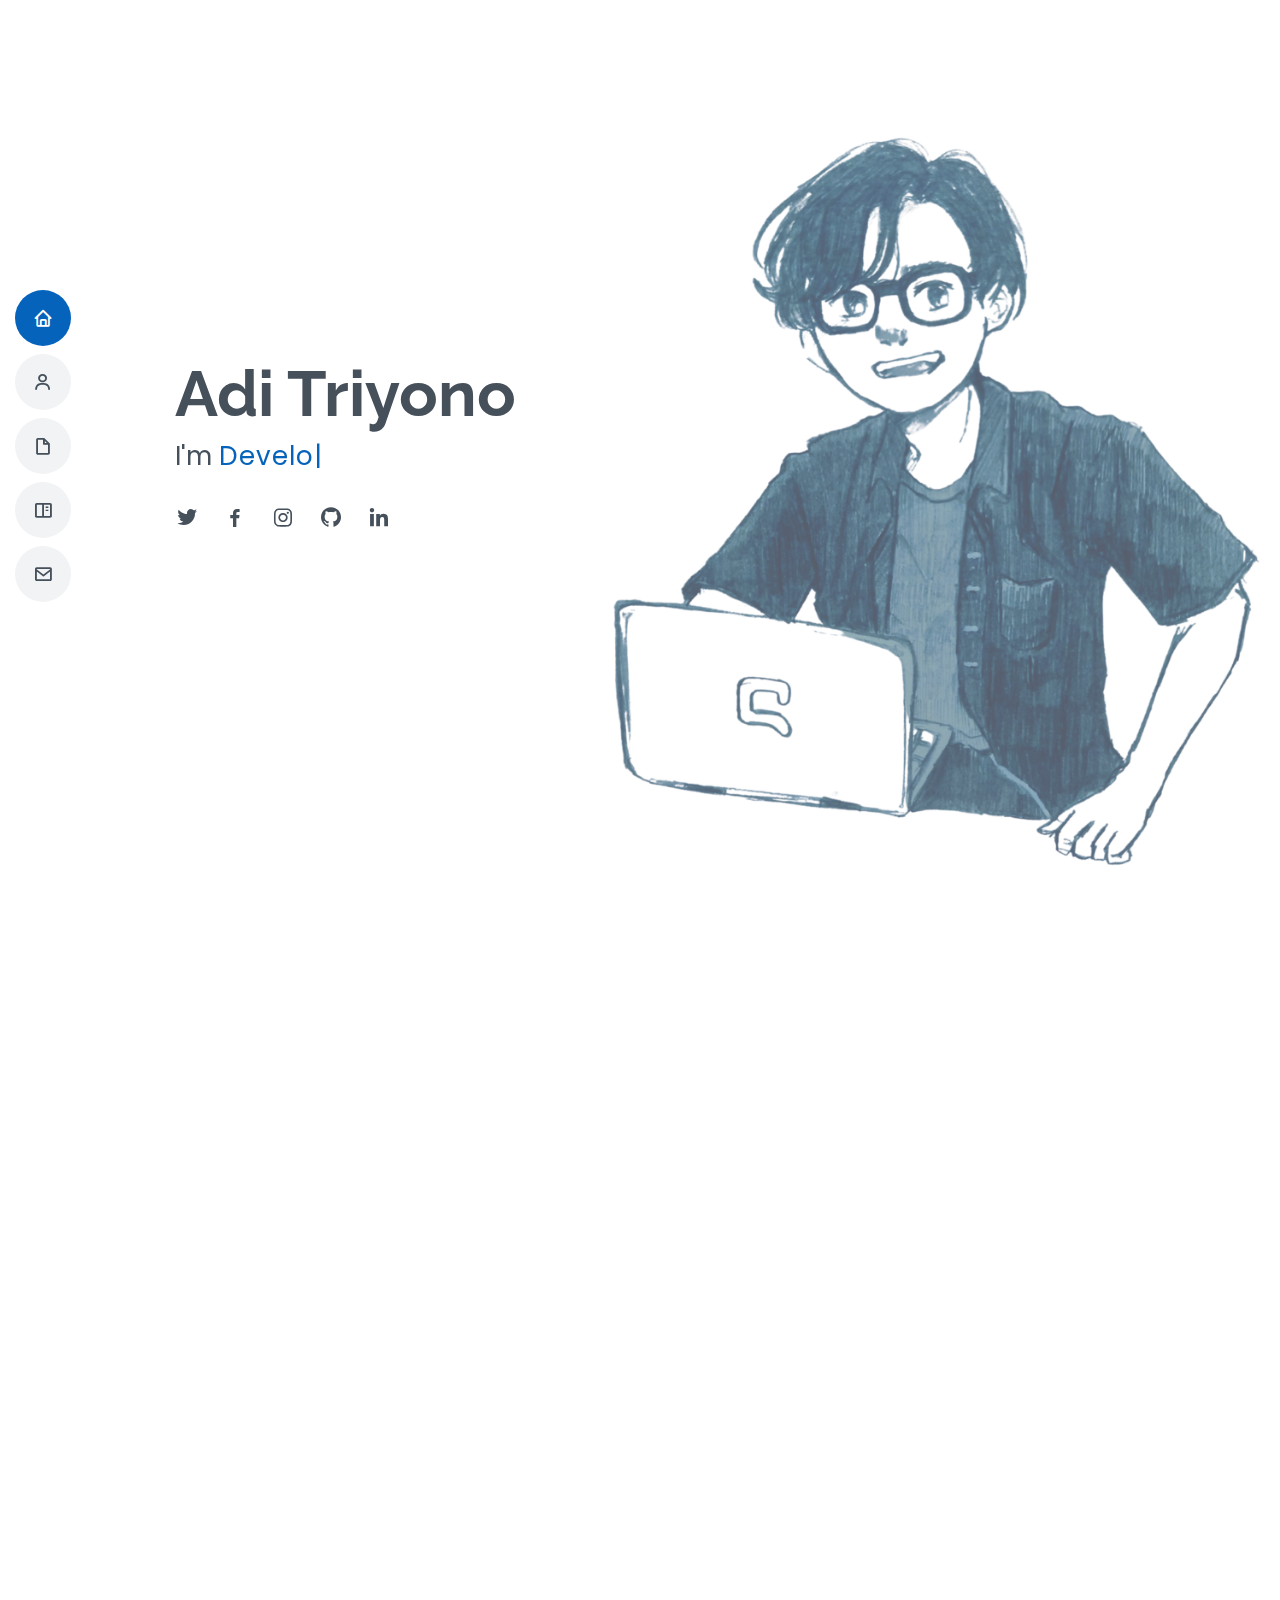
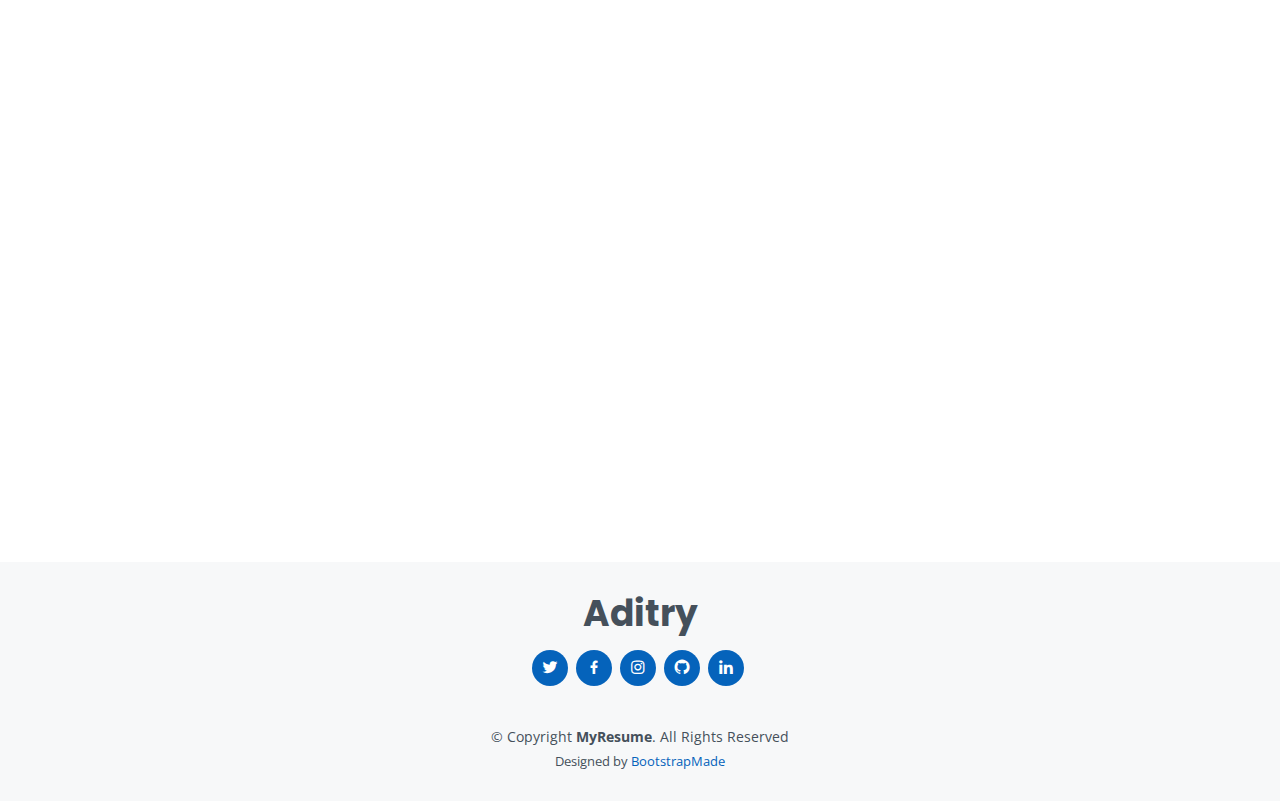
<file: index.html>
<!DOCTYPE html>
<html lang="en">

<head>
  <meta charset="utf-8">
  <meta content="width=device-width, initial-scale=1.0" name="viewport">

  <title>Aditry | Personal web</title>
  <meta content="" name="description">
  <meta content="" name="keywords">

  <!-- Favicons -->
  <link href="assets/img/favicon.ico" rel="icon">
  <link href="assets/img/apple-touch-icon.png" rel="apple-touch-icon">

  <!-- Google Fonts -->
  <link
    href="https://fonts.googleapis.com/css?family=Open+Sans:300,300i,400,400i,600,600i,700,700i|Raleway:300,300i,400,400i,500,500i,600,600i,700,700i|Poppins:300,300i,400,400i,500,500i,600,600i,700,700i"
    rel="stylesheet">

  <!-- Vendor CSS Files -->
  <link href="assets/vendor/bootstrap/css/bootstrap.min.css" rel="stylesheet">
  <link href="assets/vendor/icofont/icofont.min.css" rel="stylesheet">
  <link href="assets/vendor/boxicons/css/boxicons.min.css" rel="stylesheet">
  <link href="assets/vendor/venobox/venobox.css" rel="stylesheet">
  <link href="assets/vendor/owl.carousel/assets/owl.carousel.min.css" rel="stylesheet">
  <link href="assets/vendor/aos/aos.css" rel="stylesheet">

  <!-- Template Main CSS File -->
  <link href="assets/css/style.css" rel="stylesheet">

  <!-- =======================================================
  * Template Name: MyResume - v2.2.1
  * Template URL: https://bootstrapmade.com/free-html-bootstrap-template-my-resume/
  * Author: BootstrapMade.com
  * License: https://bootstrapmade.com/license/
  ======================================================== -->
</head>

<body>

  <!-- ======= Mobile nav toggle button ======= -->
  <button type="button" class="mobile-nav-toggle d-xl-none"><i class="icofont-navigation-menu"></i></button>

  <!-- ======= Header ======= -->
  <header id="header" class="d-flex flex-column justify-content-center">

    <nav class="nav-menu">
      <ul>
        <li class="active"><a href="#hero"><i class="bx bx-home"></i> <span>Home</span></a></li>
        <li><a href="#about"><i class="bx bx-user"></i> <span>About</span></a></li>
        <li><a href="#resume"><i class="bx bx-file-blank"></i> <span>Resume</span></a></li>
        <li><a href="#portfolio"><i class="bx bx-book-content"></i> <span>Portfolio</span></a></li>
        <!-- <li><a href="#services"><i class="bx bx-server"></i> <span>Services</span></a></li> -->
        <li><a href="#contact"><i class="bx bx-envelope"></i> <span>Contact</span></a></li>
      </ul>
    </nav><!-- .nav-menu -->

  </header><!-- End Header -->

  <!-- ======= Hero Section ======= -->
  <section id="hero" class="d-flex flex-column justify-content-center">
    <div class="container" data-aos="zoom-in" data-aos-delay="100">
      <h1>Adi Triyono</h1>
      <p>I'm <span class="typed" data-typed-items=" Developer, Master of none,"></span></p>
      <div class="social-links">
        <a target="_blank" href="https://twitter.com/adi__try" class="twitter"><i class="bx bxl-twitter"></i></a>
        <a target="_blank" href="https://facebook.com/aditriono.aditriono.7" class="facebook"><i
            class="bx bxl-facebook"></i></a>
        <a target="_blank" href="https://instagram.com/adi__try" class="instagram"><i class="bx bxl-instagram"></i></a>
        <a target="_blank" href="https://github.com/aditrio" class="google-plus"><i class="bx bxl-github"></i></a>
        <a target="_blank" href="https://www.linkedin.com/in/adi-triyono-100500/" class="linkedin"><i
            class="bx bxl-linkedin"></i></a>
      </div>
    </div>
  </section><!-- End Hero -->

  <main id="main">

    <!-- ======= About Section ======= -->
    <section id="about" class="about">
      <div class="container" data-aos="fade-up">

        <div class="section-title">
          <h2>About</h2>
          <p>Hi, I'm Aditry I am a college student at UIN SGD Bandung in Informatics Engineering. I am a highly
            motivated person and I believe in my quick learning abilities and responsibility at work. I can work
            individually or work with a team.</p>
        </div>

        <div class="row">
          <div class="col-lg-4">
            <img src="assets/img/profile.jpg" class="img-fluid" alt="">
          </div>
          <div class="col-lg-8 pt-4 pt-lg-0 content">
            <h3>Full-stack developer</h3>
            <p class="font-italic">
              A full-stack developer is a web developer or engineer who works with both the front and back ends of a
              website or application—meaning they can tackle projects that involve databases, building user-facing
              websites, or even work with clients during the planning phase of projects.
            </p>
            <div class="row">
              <div class="col-lg-6">
                <ul>

                  <li><i class="icofont-rounded-right"></i> <strong>Website:</strong> aditrio.github.io</li>
                  <!-- <li><i class="icofont-rounded-right"></i> <strong>Phone:</strong> +123 456 7890</li> -->
                  <li><i class="icofont-rounded-right"></i> <strong>City:</strong> Bandung, West Java Indonesia</li>
                </ul>
              </div>
              <div class="col-lg-6">
                <ul>
                  <!-- <li><i class="icofont-rounded-right"></i> <strong>Age:</strong> 30</li> -->
                  <!-- <li><i class="icofont-rounded-right"></i> <strong>Degree:</strong> Master</li> -->
                  <li><i class="icofont-rounded-right"></i> <strong>Email:</strong> aditry.triyono@gmail.com</li>
                  <li><i class="icofont-rounded-right"></i> <strong>Freelance:</strong> Available</li>
                </ul>
              </div>
            </div>
            <!-- <p>
              Officiis eligendi itaque labore et dolorum mollitia officiis optio vero. Quisquam sunt adipisci omnis et
              ut. Nulla accusantium dolor incidunt officia tempore. Et eius omnis.
              Cupiditate ut dicta maxime officiis quidem quia. Sed et consectetur qui quia repellendus itaque neque.
              Aliquid amet quidem ut quaerat cupiditate. Ab et eum qui repellendus omnis culpa magni laudantium dolores.
            </p> -->
          </div>
        </div>

      </div>
    </section><!-- End About Section -->

    <!-- ======= Facts Section ======= -->
    <section id="facts" class="facts">
      <div class="container" data-aos="fade-up">

        <div class="section-title">
          <h2>Trivia</h2>
          <!-- <p>Magnam dolores commodi suscipit. Necessitatibus eius consequatur ex aliquid fuga eum quidem. Sit sint
            consectetur velit. Quisquam quos quisquam cupiditate. Et nemo qui impedit suscipit alias ea. Quia fugiat sit
            in iste officiis commodi quidem hic quas.</p> -->
        </div>

        <div class="row">

          <div class="col-lg-3 col-md-6">
            <div class="count-box">
              <i class="icofont-coffee-mug"></i>
              <span data-toggle="counter-up">1,066</span>
              <p>Cups of Coffee</p>
            </div>
          </div>

          <div class="col-lg-3 col-md-6 mt-5 mt-md-0">
            <div class="count-box">
              <i class="icofont-document-folder"></i>
              <span data-toggle="counter-up">65</span>
              <p>Projects</p>
            </div>
          </div>

          <div class="col-lg-3 col-md-6 mt-5 mt-lg-0">
            <div class="count-box">
              <i class="icofont-code"></i>
              <span data-toggle="counter-up">2,576</span>
              <p>Hours Of Coding</p>
            </div>
          </div>

          <div class="col-lg-3 col-md-6 mt-5 mt-lg-0">
            <div class="count-box">
              <i class="icofont-users-alt-5"></i>
              <span data-toggle="counter-up">10</span>
              <p>Partners</p>
            </div>
          </div>

        </div>

      </div>
    </section><!-- End Facts Section -->

    <!-- ======= Skills Section ======= -->
    <section id="skills" class="skills section-bg">
      <div class="container" data-aos="fade-up">

        <div class="section-title">
          <h2>Skills</h2>
          <p>All skills are perfected through the process of failure. Embrace loss as a necessary part of improvement.
          </p>
        </div>

        <div class="row skills-content">

          <div class="col-lg-6">

            <div class="progress">
              <span class="skill">C# <i class="val">75%</i></span>
              <div class="progress-bar-wrap">
                <div class="progress-bar" role="progressbar" aria-valuenow="75" aria-valuemin="0" aria-valuemax="100">
                </div>
              </div>
            </div>

            <div class="progress">
              <span class="skill">PHP <i class="val">80%</i></span>
              <div class="progress-bar-wrap">
                <div class="progress-bar" role="progressbar" aria-valuenow="80" aria-valuemin="0" aria-valuemax="100">
                </div>
              </div>
            </div>

            <div class="progress">
              <span class="skill">JavaScript <i class="val">90%</i></span>
              <div class="progress-bar-wrap">
                <div class="progress-bar" role="progressbar" aria-valuenow="90" aria-valuemin="0" aria-valuemax="100">
                </div>
              </div>
            </div>

          </div>

          <div class="col-lg-6">

            <div class="progress">
              <span class="skill">VueJS <i class="val">80%</i></span>
              <div class="progress-bar-wrap">
                <div class="progress-bar" role="progressbar" aria-valuenow="80" aria-valuemin="0" aria-valuemax="100">
                </div>
              </div>
            </div>

            <div class="progress">
              <span class="skill">Laravel <i class="val">90%</i></span>
              <div class="progress-bar-wrap">
                <div class="progress-bar" role="progressbar" aria-valuenow="90" aria-valuemin="0" aria-valuemax="100">
                </div>
              </div>
            </div>

            <div class="progress">
              <span class="skill">HTML5 & CSS3 <i class="val">90%</i></span>
              <div class="progress-bar-wrap">
                <div class="progress-bar" role="progressbar" aria-valuenow="90" aria-valuemin="0" aria-valuemax="100">
                </div>
              </div>
            </div>

          </div>

        </div>

      </div>
    </section><!-- End Skills Section -->

    <!-- ======= Resume Section ======= -->
    <section id="resume" class="resume">
      <div class="container" data-aos="fade-up">

        <div class="section-title">
          <h2>Resume</h2>
          <p>It is important to be clear about the difference between invention and innovation. Invention is a new idea.
            Innovation is the commercial application and successful exploitation of the idea.</p> <br>
          <a href="/assets/aditriyono_resume.pdf" target="_blank" class="btn btn-primary"> <i
              class="icofont-download"></i>
            Download Resume</a>
        </div>

        <div class="row">
          <div class="col-lg-6">
            <h3 class="resume-title">Sumary</h3>
            <div class="resume-item pb-0">
              <h4>Adi Triyono</h4>
              <p><em>Enthusiastic IT eager to contribute to team success through
                  hard work, attention to detail, and excellent organizational
                  skills. A clear understanding of Software development as a
                  Full-stack developer and training in how to build a business.
                  Motivated to learn, grow and excel in IT Industry.</em></p>
              <ul>
                <li>Bandung, West Java Indonesia</li>
                <li>(+62) 822-4832-8108 (whatsapp) </li>
                <li>aditry.triyono@gmail.com</li>
              </ul>
            </div>

            <h3 class="resume-title">Education</h3>
            <div class="resume-item">
              <h4>B.Tech Informatics Engineering</h4>
              <h5>2018 - present</h5>
              <p><em>UIN Sunan Gunung Djati, Bandung</em></p>
              <!-- <p>Qui deserunt veniam. Et sed aliquam labore tempore sed quisquam iusto autem sit. Ea vero voluptatum qui
                ut dignissimos deleniti nerada porti sand markend</p> -->
            </div>
            <div class="resume-item">
              <h4>High School Diploma</h4>
              <h5>2015 - 2018</h5>
              <p><em>SMA Negeri 1 Seram Bagian Timur</em></p>
              <!-- <p>Quia nobis sequi est occaecati aut. Repudiandae et iusto quae reiciendis et quis Eius vel ratione eius
                unde vitae rerum voluptates asperiores voluptatem Earum molestiae consequatur neque etlon sader mart
                dila</p> -->
            </div>
          </div>
          <div class="col-lg-6">
            <h3 class="resume-title">Experience</h3>
            <div class="resume-item">
              <h4>Full-stack Developer</h4>
              <h5>2021 - Present</h5>
              <p><em>PT. ORION MEDIA SOLUSI | Bandung </em></p>
              <ul>
                <li>Designed and developed efficient and maintainable
                  software according to business objectives and needs of
                  various clients.</li>
                <!-- <li>Delegate tasks to the 7 members of the design team and provide counsel on all aspects of the
                  project. </li>
                <li>Supervise the assessment of all graphic materials in order to ensure quality and accuracy of the
                  design</li>
                <li>Oversee the efficient use of production project budgets ranging from $2,000 - $25,000</li> -->
              </ul>
            </div>
            <div class="resume-item">
              <h4>Web Developer Intern</h4>
              <h5>AUG 2020 - NOV 2020</h5>
              <p><em>Nadhifa Beauty Care Office | Bandung</em></p>
              <ul>
                <li>Developed user interfaces with modern JavaScript
                  frameworks, HTML5 and CSS3.</li>
                <li>Troubleshot and debugged code ensuring compatibility
                  with devices, browsers, and operating systems.</li>
                <!-- <li>Recommended and consulted with clients on the most appropriate graphic design</li>
                <li>Created 4+ design presentations and proposals a month for clients and account managers</li> -->
              </ul>
            </div>
          </div>
        </div>

      </div>
    </section><!-- End Resume Section -->

    <!-- ======= Portfolio Section ======= -->
    <section id="portfolio" class="portfolio section-bg">
      <div class="container" data-aos="fade-up">

        <div class="section-title">
          <h2>Portfolio</h2>
          <p>Some of my hard works.</p>
        </div>

        <div class="row">
          <div class="col-lg-12 d-flex justify-content-center" data-aos="fade-up" data-aos-delay="100">
            <ul id="portfolio-flters">
              <li data-filter="*" class="filter-active">All</li>
              <li data-filter=".filter-app">App</li>
              <!-- <li data-filter=".filter-card">Card</li> -->
              <li data-filter=".filter-web">Web</li>
            </ul>
          </div>
        </div>

        <div class="row portfolio-container" data-aos="fade-up" data-aos-delay="200">

          <div class="col-lg-4 col-md-6 portfolio-item filter-app">
            <div class="portfolio-wrap">
              <img src="assets/img/portfolio/app01.png" width="100%" style="object-fit: cover !important"
                class="img-fluid" alt="">
              <div class="portfolio-info">
                <h4>Pena Edu</h4>
                <p>App</p>
                <div class="portfolio-links">
                  <a href="assets/img/portfolio/app01.png" data-gall="portfolioGallery" class="venobox" title="App 1"><i
                      class="bx bx-plus"></i></a>
                  <!-- <a href="portfolio-details.html" data-gall="portfolioDetailsGallery" data-vbtype="iframe"
                    class="venobox" title="Portfolio Details"><i class="bx bx-link"></i></a> -->
                </div>
              </div>
            </div>
          </div>

          <div class="col-lg-4 col-md-6 portfolio-item filter-web">
            <div class="portfolio-wrap">
              <img src="assets/img/portfolio/web01.png" class="img-fluid" alt="">
              <div class="portfolio-info">
                <h4>Bakti - Kominfo</h4>
                <p>Web</p>
                <div class="portfolio-links">
                  <a href="assets/img/portfolio/web01.png" data-gall="portfolioGallery" class="venobox" title="Web 3"><i
                      class="bx bx-plus"></i></a>
                  <!-- <a href="portfolio-details.html" data-gall="portfolioDetailsGallery" data-vbtype="iframe"
                    class="venobox" title="Portfolio Details"><i class="bx bx-link"></i></a> -->
                </div>
              </div>
            </div>
          </div>

          <div class="col-lg-4 col-md-6 portfolio-item filter-app">
            <div class="portfolio-wrap">
              <img src="assets/img/portfolio/app02.jpeg" width="100%" class="img-fluid" alt="">
              <div class="portfolio-info">
                <h4>Simangjalu App</h4>
                <p>App</p>
                <div class="portfolio-links">
                  <a href="http://simangjalu.id" target="_blank" title="App 2"><i class="bx bx-plus"></i></a>
                  <!-- <a href="portfolio-details.html" data-gall="portfolioDetailsGallery" data-vbtype="iframe"
                    class="venobox" title="Portfolio Details"><i class="bx bx-link"></i></a> -->
                </div>
              </div>
            </div>
          </div>

          <div class="col-lg-4 col-md-6 portfolio-item filter-web">
            <div class="portfolio-wrap">
              <img src="assets/img/portfolio/web02.png" class="img-fluid" alt="">
              <div class="portfolio-info">
                <h4>UKPBJ Kab Majalengka</h4>
                <p>Web</p>
                <div class="portfolio-links">
                  <a href="http://ukpbjmajalengkakab.id" target="_blank" title="Card 2"><i class="bx bx-plus"></i></a>
                  <!-- <a href="portfolio-details.html" data-gall="portfolioDetailsGallery" data-vbtype="iframe"
                    class="venobox" title="Portfolio Details"><i class="bx bx-link"></i></a> -->
                </div>
              </div>
            </div>
          </div>

          <div class="col-lg-4 col-md-6 portfolio-item filter-web">
            <div class="portfolio-wrap">
              <img src="assets/img/portfolio/web03.png" class="img-fluid" alt="">
              <div class="portfolio-info">
                <h4>Aislami Web App</h4>
                <p>Web</p>
                <div class="portfolio-links">
                  <a href="http://aislami-app.vercel.app" target="_blank" title="Web 2"><i class="bx bx-plus"></i></a>
                  <!-- <a href="portfolio-details.html" data-gall="portfolioDetailsGallery" data-vbtype="iframe"
                    class="venobox" title="Portfolio Details"><i class="bx bx-link"></i></a> -->
                </div>
              </div>
            </div>
          </div>

          <div class="col-lg-4 col-md-6 portfolio-item filter-app">
            <div class="portfolio-wrap">
              <img src="assets/img/portfolio/app03.jpeg" class="img-fluid" alt="">
              <div class="portfolio-info">
                <h4>Pass Saver</h4>
                <p>App</p>
                <div class="portfolio-links">
                  <a href="assets/img/portfolio/app03.jpeg" data-gall="portfolioGallery" class="venobox"
                    title="App 3"><i class="bx bx-plus"></i></a>
                  <!-- <a href="portfolio-details.html" data-gall="portfolioDetailsGallery" data-vbtype="iframe"
                    class="venobox" title="Portfolio Details"><i class="bx bx-link"></i></a> -->
                </div>
              </div>
            </div>
          </div>

          <div class="col-lg-4 col-md-6 portfolio-item filter-web">
            <div class="portfolio-wrap">
              <img src="assets/img/portfolio/web04.png" class="img-fluid" alt="">
              <div class="portfolio-info">
                <h4>XSR Brotherhood Indonesia</h4>
                <p>Web</p>
                <div class="portfolio-links">
                  <a href="http://xsrindonesia.com" target="_blank" title="Web"><i class="bx bx-plus"></i></a>
                  <!-- <a href="portfolio-details.html" data-gall="portfolioDetailsGallery" data-vbtype="iframe"
                    class="venobox" title="Portfolio Details"><i class="bx bx-link"></i></a> -->
                </div>
              </div>
            </div>
          </div>
          <!-- 
          <div class="col-lg-4 col-md-6 portfolio-item filter-web">
            <div class="portfolio-wrap">
              <img src="assets/img/portfolio/portfolio-8.jpg" class="img-fluid" alt="">
              <div class="portfolio-info">
                <h4>Card 3</h4>
                <p>Card</p>
                <div class="portfolio-links">
                  <a href="assets/img/portfolio/portfolio-8.jpg" data-gall="portfolioGallery" class="venobox"
                    title="Card 3"><i class="bx bx-plus"></i></a>
                  <a href="portfolio-details.html" data-gall="portfolioDetailsGallery" data-vbtype="iframe"
                    class="venobox" title="Portfolio Details"><i class="bx bx-link"></i></a>
                </div>
              </div>
            </div>
          </div> -->

          <div class="col-lg-4 col-md-6 portfolio-item filter-web">
            <div class="portfolio-wrap">
              <img src="assets/img/portfolio/web05.png" class="img-fluid" alt="">
              <div class="portfolio-info">
                <h4>Dashboard XBI Website</h4>
                <p>Web</p>
                <div class="portfolio-links">
                  <a href="assets/img/portfolio/web05.png" data-gall="portfolioGallery" class="venobox" title="Web 3"><i
                      class="bx bx-plus"></i></a>
                  <!-- <a href="portfolio-details.html" data-gall="portfolioDetailsGallery" data-vbtype="iframe"
                    class="venobox" title="Portfolio Details"><i class="bx bx-link"></i></a> -->
                </div>
              </div>
            </div>
          </div>

        </div>

      </div>
    </section><!-- End Portfolio Section -->

    <!-- ======= Services Section ======= -->
    <!-- <section id="services" class="services">
      <div class="container" data-aos="fade-up">

        <div class="section-title">
          <h2>Services</h2>
          <p>Magnam dolores commodi suscipit. Necessitatibus eius consequatur ex aliquid fuga eum quidem. Sit sint
            consectetur velit. Quisquam quos quisquam cupiditate. Et nemo qui impedit suscipit alias ea. Quia fugiat sit
            in iste officiis commodi quidem hic quas.</p>
        </div>

        <div class="row">

          <div class="col-lg-4 col-md-6 d-flex align-items-stretch" data-aos="zoom-in" data-aos-delay="100">
            <div class="icon-box iconbox-blue">
              <div class="icon">
                <svg width="100" height="100" viewBox="0 0 600 600" xmlns="http://www.w3.org/2000/svg">
                  <path stroke="none" stroke-width="0" fill="#f5f5f5"
                    d="M300,521.0016835830174C376.1290562159157,517.8887921683347,466.0731472004068,529.7835943286574,510.70327084640275,468.03025145048787C554.3714126377745,407.6079735673963,508.03601936045806,328.9844924480964,491.2728898941984,256.3432110539036C474.5976632858925,184.082847569629,479.9380746630129,96.60480741107993,416.23090153303,58.64404602377083C348.86323505073057,18.502131276798302,261.93793281208167,40.57373210992963,193.5410806939664,78.93577620505333C130.42746243093433,114.334589627462,98.30271207620316,179.96522072025542,76.75703585869454,249.04625023123273C51.97151888228291,328.5150500222984,13.704378332031375,421.85034740162234,66.52175969318436,486.19268352777647C119.04800174914682,550.1803526380478,217.28368757567262,524.383925680826,300,521.0016835830174">
                  </path>
                </svg>
                <i class="bx bxl-dribbble"></i>
              </div>
              <h4><a href="">Lorem Ipsum</a></h4>
              <p>Voluptatum deleniti atque corrupti quos dolores et quas molestias excepturi</p>
            </div>
          </div>

          <div class="col-lg-4 col-md-6 d-flex align-items-stretch mt-4 mt-md-0" data-aos="zoom-in"
            data-aos-delay="200">
            <div class="icon-box iconbox-orange ">
              <div class="icon">
                <svg width="100" height="100" viewBox="0 0 600 600" xmlns="http://www.w3.org/2000/svg">
                  <path stroke="none" stroke-width="0" fill="#f5f5f5"
                    d="M300,582.0697525312426C382.5290701553225,586.8405444964366,449.9789794690241,525.3245884688669,502.5850820975895,461.55621195738473C556.606425686781,396.0723002908107,615.8543463187945,314.28637112970534,586.6730223649479,234.56875336149918C558.9533121215079,158.8439757836574,454.9685369536778,164.00468322053177,381.49747125262974,130.76875717737553C312.15926192815925,99.40240125094834,248.97055460311594,18.661163978235184,179.8680185752513,50.54337015887873C110.5421016452524,82.52863877960104,119.82277516462835,180.83849132639028,109.12597500060166,256.43424936330496C100.08760227029461,320.3096726198365,92.17705696193138,384.0621239912766,124.79988738764834,439.7174275375508C164.83382741302287,508.01625554203684,220.96474134820875,577.5009287672846,300,582.0697525312426">
                  </path>
                </svg>
                <i class="bx bx-file"></i>
              </div>
              <h4><a href="">Sed Perspiciatis</a></h4>
              <p>Duis aute irure dolor in reprehenderit in voluptate velit esse cillum dolore</p>
            </div>
          </div>

          <div class="col-lg-4 col-md-6 d-flex align-items-stretch mt-4 mt-lg-0" data-aos="zoom-in"
            data-aos-delay="300">
            <div class="icon-box iconbox-pink">
              <div class="icon">
                <svg width="100" height="100" viewBox="0 0 600 600" xmlns="http://www.w3.org/2000/svg">
                  <path stroke="none" stroke-width="0" fill="#f5f5f5"
                    d="M300,541.5067337569781C382.14930387511276,545.0595476570109,479.8736841581634,548.3450877840088,526.4010558755058,480.5488172755941C571.5218469581645,414.80211281144784,517.5187510058486,332.0715597781072,496.52539010469104,255.14436215662573C477.37192572678356,184.95920475031193,473.57363656557914,105.61284051026155,413.0603344069578,65.22779650032875C343.27470386102294,18.654635553484475,251.2091493199835,5.337323636656869,175.0934190732945,40.62881213300186C97.87086631185822,76.43348514350839,51.98124368387456,156.15599469081315,36.44837278890362,239.84606092416172C21.716077023791087,319.22268207091537,43.775223500013084,401.1760424656574,96.891909868211,461.97329694683043C147.22146801428983,519.5804099606455,223.5754009179313,538.201503339737,300,541.5067337569781">
                  </path>
                </svg>
                <i class="bx bx-tachometer"></i>
              </div>
              <h4><a href="">Magni Dolores</a></h4>
              <p>Excepteur sint occaecat cupidatat non proident, sunt in culpa qui officia</p>
            </div>
          </div>

          <div class="col-lg-4 col-md-6 d-flex align-items-stretch mt-4" data-aos="zoom-in" data-aos-delay="100">
            <div class="icon-box iconbox-yellow">
              <div class="icon">
                <svg width="100" height="100" viewBox="0 0 600 600" xmlns="http://www.w3.org/2000/svg">
                  <path stroke="none" stroke-width="0" fill="#f5f5f5"
                    d="M300,503.46388370962813C374.79870501325706,506.71871716319447,464.8034551963731,527.1746412648533,510.4981551193396,467.86667711651364C555.9287308511215,408.9015244558933,512.6030010748507,327.5744911775523,490.211057578863,256.5855673507754C471.097692560561,195.9906835881958,447.69079081568157,138.11976852964426,395.19560036434837,102.3242989838813C329.3053358748298,57.3949838291264,248.02791733380457,8.279543830951368,175.87071277845988,42.242879143198664C103.41431057327972,76.34704239035025,93.79494320519305,170.9812938413882,81.28167332365135,250.07896920659033C70.17666984294237,320.27484674793965,64.84698225790005,396.69656628748305,111.28512138212992,450.4950937839243C156.20124167950087,502.5303643271138,231.32542653798444,500.4755392045468,300,503.46388370962813">
                  </path>
                </svg>
                <i class="bx bx-layer"></i>
              </div>
              <h4><a href="">Nemo Enim</a></h4>
              <p>At vero eos et accusamus et iusto odio dignissimos ducimus qui blanditiis</p>
            </div>
          </div>

          <div class="col-lg-4 col-md-6 d-flex align-items-stretch mt-4" data-aos="zoom-in" data-aos-delay="200">
            <div class="icon-box iconbox-red">
              <div class="icon">
                <svg width="100" height="100" viewBox="0 0 600 600" xmlns="http://www.w3.org/2000/svg">
                  <path stroke="none" stroke-width="0" fill="#f5f5f5"
                    d="M300,532.3542879108572C369.38199826031484,532.3153073249985,429.10787420159085,491.63046689027357,474.5244479745417,439.17860296908856C522.8885846962883,383.3225815378663,569.1668002868075,314.3205725914397,550.7432151929288,242.7694973846089C532.6665558377875,172.5657663291529,456.2379748765914,142.6223662098291,390.3689995646985,112.34683881706744C326.66090330228417,83.06452184765237,258.84405631176094,53.51806209861945,193.32584062364296,78.48882559362697C121.61183558270385,105.82097193414197,62.805066853699245,167.19869350419734,48.57481801355237,242.6138429142374C34.843463184063346,315.3850353017275,76.69343916112496,383.4422959591041,125.22947124332185,439.3748458443577C170.7312796277747,491.8107796887764,230.57421082200815,532.3932930995766,300,532.3542879108572">
                  </path>
                </svg>
                <i class="bx bx-slideshow"></i>
              </div>
              <h4><a href="">Dele Cardo</a></h4>
              <p>Quis consequatur saepe eligendi voluptatem consequatur dolor consequuntur</p>
            </div>
          </div>

          <div class="col-lg-4 col-md-6 d-flex align-items-stretch mt-4" data-aos="zoom-in" data-aos-delay="300">
            <div class="icon-box iconbox-teal">
              <div class="icon">
                <svg width="100" height="100" viewBox="0 0 600 600" xmlns="http://www.w3.org/2000/svg">
                  <path stroke="none" stroke-width="0" fill="#f5f5f5"
                    d="M300,566.797414625762C385.7384707136149,576.1784315230908,478.7894351017131,552.8928747891023,531.9192734346935,484.94944893311C584.6109503024035,417.5663521118492,582.489472248146,322.67544863468447,553.9536738515405,242.03673114598146C529.1557734026468,171.96086150256528,465.24506316201064,127.66468636344209,395.9583748389544,100.7403814666027C334.2173773831606,76.7482773500951,269.4350130405921,84.62216499799875,207.1952322260088,107.2889140133804C132.92018162631612,134.33871894543012,41.79353780512637,160.00259165414826,22.644507872594943,236.69541883565114C3.319112789854554,314.0945973066697,72.72355303640163,379.243833228382,124.04198916343866,440.3218312028393C172.9286146004772,498.5055451809895,224.45579914871206,558.5317968840102,300,566.797414625762">
                  </path>
                </svg>
                <i class="bx bx-arch"></i>
              </div>
              <h4><a href="">Divera Don</a></h4>
              <p>Modi nostrum vel laborum. Porro fugit error sit minus sapiente sit aspernatur</p>
            </div>
          </div>

        </div>

      </div>
    </section> -->
    <!-- End Services Section -->

    <!-- ======= Testimonials Section ======= -->
    <!-- <section id="testimonials" class="testimonials section-bg">
      <div class="container" data-aos="fade-up">

        <div class="section-title">
          <h2>Testimonials</h2>
        </div>

        <div class="owl-carousel testimonials-carousel" data-aos="zoom-in" data-aos-delay="100">

          <div class="testimonial-item">
            <img src="assets/img/testimonials/testimonials-1.jpg" class="testimonial-img" alt="">
            <h3>Saul Goodman</h3>
            <h4>Ceo &amp; Founder</h4>
            <p>
              <i class="bx bxs-quote-alt-left quote-icon-left"></i>
              Proin iaculis purus consequat sem cure digni ssim donec porttitora entum suscipit rhoncus. Accusantium
              quam, ultricies eget id, aliquam eget nibh et. Maecen aliquam, risus at semper.
              <i class="bx bxs-quote-alt-right quote-icon-right"></i>
            </p>
          </div>

          <div class="testimonial-item">
            <img src="assets/img/testimonials/testimonials-2.jpg" class="testimonial-img" alt="">
            <h3>Sara Wilsson</h3>
            <h4>Designer</h4>
            <p>
              <i class="bx bxs-quote-alt-left quote-icon-left"></i>
              Export tempor illum tamen malis malis eram quae irure esse labore quem cillum quid cillum eram malis
              quorum velit fore eram velit sunt aliqua noster fugiat irure amet legam anim culpa.
              <i class="bx bxs-quote-alt-right quote-icon-right"></i>
            </p>
          </div>

          <div class="testimonial-item">
            <img src="assets/img/testimonials/testimonials-3.jpg" class="testimonial-img" alt="">
            <h3>Jena Karlis</h3>
            <h4>Store Owner</h4>
            <p>
              <i class="bx bxs-quote-alt-left quote-icon-left"></i>
              Enim nisi quem export duis labore cillum quae magna enim sint quorum nulla quem veniam duis minim tempor
              labore quem eram duis noster aute amet eram fore quis sint minim.
              <i class="bx bxs-quote-alt-right quote-icon-right"></i>
            </p>
          </div>

          <div class="testimonial-item">
            <img src="assets/img/testimonials/testimonials-4.jpg" class="testimonial-img" alt="">
            <h3>Matt Brandon</h3>
            <h4>Freelancer</h4>
            <p>
              <i class="bx bxs-quote-alt-left quote-icon-left"></i>
              Fugiat enim eram quae cillum dolore dolor amet nulla culpa multos export minim fugiat minim velit minim
              dolor enim duis veniam ipsum anim magna sunt elit fore quem dolore labore illum veniam.
              <i class="bx bxs-quote-alt-right quote-icon-right"></i>
            </p>
          </div>

          <div class="testimonial-item">
            <img src="assets/img/testimonials/testimonials-5.jpg" class="testimonial-img" alt="">
            <h3>John Larson</h3>
            <h4>Entrepreneur</h4>
            <p>
              <i class="bx bxs-quote-alt-left quote-icon-left"></i>
              Quis quorum aliqua sint quem legam fore sunt eram irure aliqua veniam tempor noster veniam enim culpa
              labore duis sunt culpa nulla illum cillum fugiat legam esse veniam culpa fore nisi cillum quid.
              <i class="bx bxs-quote-alt-right quote-icon-right"></i>
            </p>
          </div>

        </div>

      </div>
    </section> -->
    <!-- End Testimonials Section -->

    <!-- ======= Contact Section ======= -->
    <section id="contact" class="contact">
      <div class="container" data-aos="fade-up">

        <div class="section-title">
          <h2>Contact</h2>
        </div>

        <div class="row mt-1">

          <div class="col-lg-4">
            <div class="info">
              <div class="address">
                <i class="icofont-google-map"></i>
                <h4>Location:</h4>
                <p>Bandung, West Java Indonesia</p>
              </div>

              <div class="email">
                <i class="icofont-envelope"></i>
                <h4>Email:</h4>
                <p>aditry.triyono@gmail.com</p>
              </div>

              <div class="phone">
                <i class="icofont-phone"></i>
                <h4>Whatsapp:</h4>
                <p>+62 822-4832-8108</p>
              </div>

            </div>

          </div>

          <div class="col-lg-8 mt-5 mt-lg-0">

            <!-- <form action="mailto:manish@simplygraphix.com?subject=Feedback for 
            webdevelopersnotes.com&body=The Tips and Tricks section is 
            great" method="post" role="form" class="php-email-form"> -->
            <!-- <div class="form-row">
                <div class="col-md-6 form-group">
                  <input type="text" name="name" class="form-control" id="name" placeholder="Your Name"
                    data-rule="minlen:4" data-msg="Please enter at least 4 chars" />
                  <div class="validate"></div>
                </div>
                <div class="col-md-6 form-group">
                  <input type="email" class="form-control" name="email" id="email" placeholder="Your Email"
                    data-rule="email" data-msg="Please enter a valid email" />
                  <div class="validate"></div>
                </div>
              </div> -->
            <div class="form-group">
              <input type="text" class="form-control" value="" id="name" placeholder="Name" />
              <!-- <div class="validate"></div> -->
            </div>
            <div class="form-group">
              <textarea class="form-control" name="message" id="message" rows="5" placeholder="Message"></textarea>
              <!-- <div class="validate"></div> -->
            </div>
            <!-- <div class="mb-3">
              <div class="loading">Loading</div>
              <div class="error-message"></div>
              <div class="sent-message">Your message has been sent. Thank you!</div>
            </div> -->
            <div class="text-center"><button type="button" class="btn btn-primary" id="sendWa"
                onclick="sendMessage()">Send
                Message</button></div>
            <!-- </form> -->

          </div>

        </div>

      </div>
    </section>
    <!-- End Contact Section -->

  </main><!-- End #main -->

  <!-- ======= Footer ======= -->
  <footer id="footer">
    <div class="container">
      <h3>Aditry</h3>
      <!-- <p>Et aut eum quis fuga eos sunt ipsa nihil. Labore corporis magni eligendi fuga maxime saepe commodi placeat.</p> -->
      <div class="social-links">
        <a target="_blank" href="https://twitter.com/adi__try" class="twitter"><i class="bx bxl-twitter"></i></a>
        <a target="_blank" href="https://facebook.com/aditriono.aditriono.7" class="facebook"><i
            class="bx bxl-facebook"></i></a>
        <a target="_blank" href="https://instagram.com/adi__try" class="instagram"><i class="bx bxl-instagram"></i></a>
        <a target="_blank" href="https://github.com/aditrio" class="google-plus"><i class="bx bxl-github"></i></a>
        <a target="_blank" href="https://www.linkedin.com/in/adi-triyono-100500/" class="linkedin"><i
            class="bx bxl-linkedin"></i></a>
      </div>
      <div class="copyright">
        &copy; Copyright <strong><span>MyResume</span></strong>. All Rights Reserved
      </div>
      <div class="credits">
        <!-- All the links in the footer should remain intact. -->
        <!-- You can delete the links only if you purchased the pro version. -->
        <!-- Licensing information: [license-url] -->
        <!-- Purchase the pro version with working PHP/AJAX contact form: https://bootstrapmade.com/free-html-bootstrap-template-my-resume/ -->
        Designed by <a href="https://bootstrapmade.com/">BootstrapMade</a>
      </div>
    </div>
  </footer><!-- End Footer -->

  <a href="#" class="back-to-top"><i class="bx bx-up-arrow-alt"></i></a>
  <div id="preloader"></div>

  <!-- Vendor JS Files -->
  <script src="assets/vendor/jquery/jquery.min.js"></script>
  <script src="assets/vendor/bootstrap/js/bootstrap.bundle.min.js"></script>
  <script src="assets/vendor/jquery.easing/jquery.easing.min.js"></script>
  <script src="assets/vendor/php-email-form/validate.js"></script>
  <script src="assets/vendor/waypoints/jquery.waypoints.min.js"></script>
  <script src="assets/vendor/counterup/counterup.min.js"></script>
  <script src="assets/vendor/isotope-layout/isotope.pkgd.min.js"></script>
  <script src="assets/vendor/venobox/venobox.min.js"></script>
  <script src="assets/vendor/owl.carousel/owl.carousel.min.js"></script>
  <script src="assets/vendor/typed.js/typed.min.js"></script>
  <script src="assets/vendor/aos/aos.js"></script>

  <!-- Template Main JS File -->
  <script src="assets/js/main.js"></script>
  <script>
    function sendMessage() {

      var name = document.getElementById('name').value;
      var message = document.getElementById('message').value;

      window.open('https://api.whatsapp.com/send?phone=6282248328108&text=halo, saya ' + name + ', ' + message);
    }
  </script>

</body>

</html>
</file>
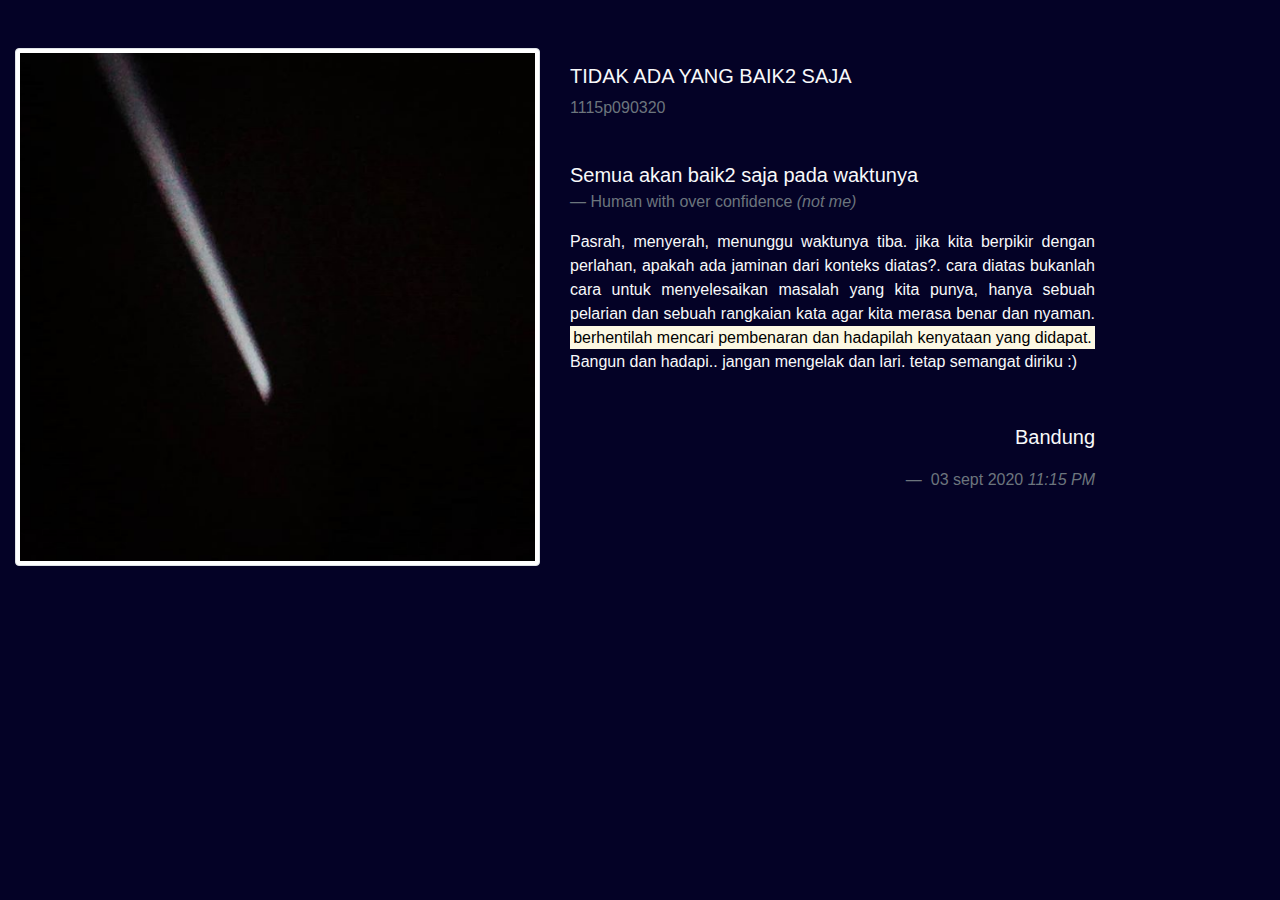
<file: 1115p090320.html>
<!DOCTYPE html>
<html>
<head>
	<title>1115p090320 - tidak ada yang baik2 saja</title>
	<link rel="stylesheet" href="https://maxcdn.bootstrapcdn.com/bootstrap/4.0.0/css/bootstrap.min.css" integrity="sha384-Gn5384xqQ1aoWXA+058RXPxPg6fy4IWvTNh0E263XmFcJlSAwiGgFAW/dAiS6JXm" crossorigin="anonymous">
</head>
<body style="background-color: rgba(4, 2, 38, 1);" class="text-light">
	<div class="row container mt-5">
		<div class="col-lg-6 ">
			<img src="images/1115p090320.png" class="img-thumbnail">			
		</div>
		<div class="col-lg-6 mt-3">
			<h2 class="text-uppercase lead">tidak ada yang baik2 saja</h2>
			<p class="text-muted">1115p090320</p>			
			<br>
			<blockquote class="blockquote">
			  <p class="mb-0">Semua akan baik2 saja pada waktunya</p>
			  <footer class="blockquote-footer">Human with over confidence <cite title="Source Title"> (not me) </cite></footer>

			</blockquote>

			  <p class="mb-0 text-justify">
		  		Pasrah, menyerah, menunggu waktunya tiba. jika kita berpikir dengan perlahan, apakah ada jaminan dari konteks diatas?.
		  		cara diatas bukanlah cara untuk menyelesaikan masalah yang kita punya, hanya sebuah pelarian dan sebuah rangkaian kata agar kita merasa benar dan nyaman. <mark>berhentilah mencari pembenaran dan hadapilah kenyataan yang didapat.</mark>

		  		Bangun dan hadapi.. jangan mengelak dan lari. tetap semangat diriku :)
			  </p>

			  <br><br>

			  <blockquote class="blockquote text-right">
			  <p class="text-md-right">Bandung</p>
			  <footer class="blockquote-footer"> 03 sept 2020 <cite title="Source Title">11:15 PM</cite></footer>
			</blockquote>

		</div>	
	</div>

</body>
</html>
</file>
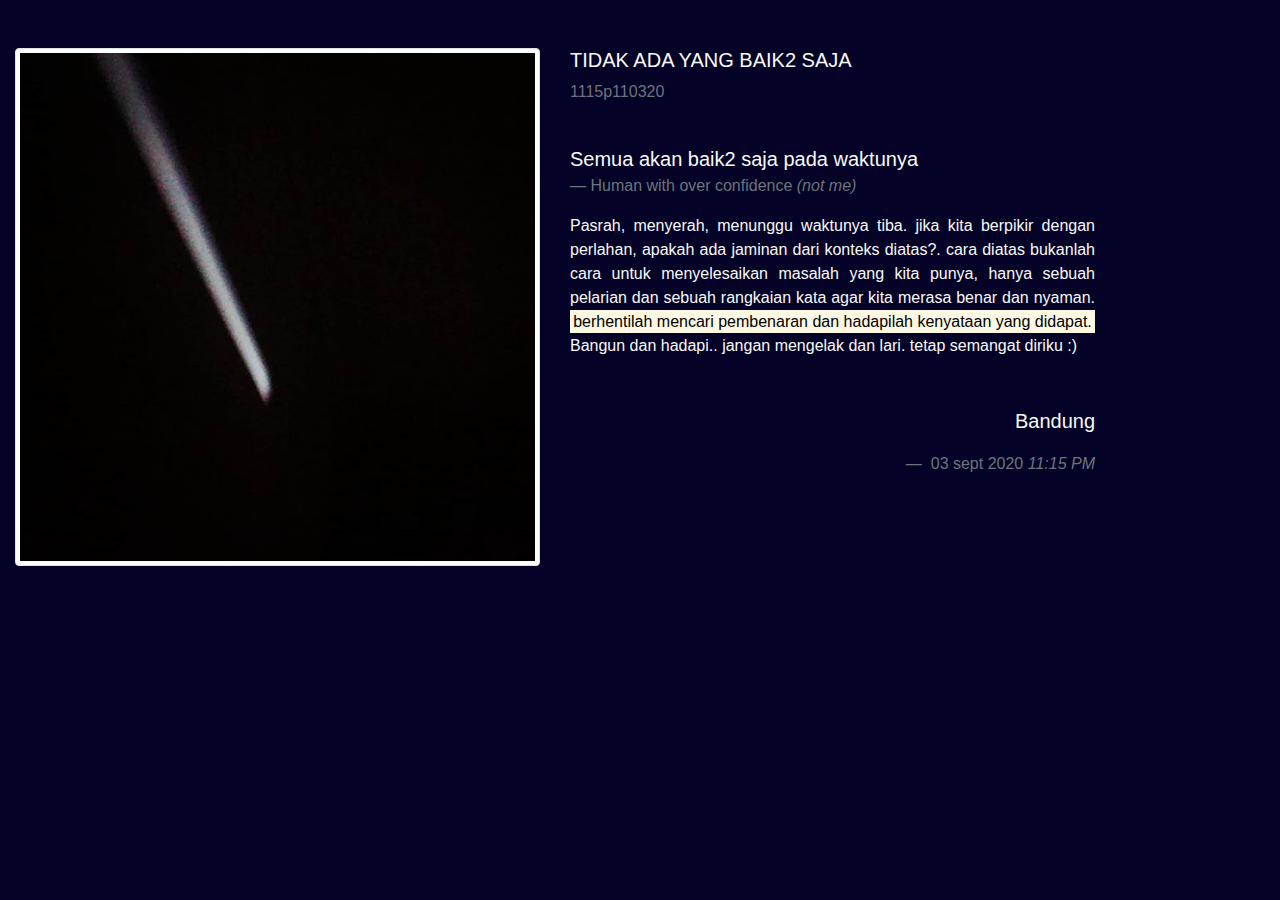
<file: 1115p110320.html>
<!DOCTYPE html>
<html>
<head>
	<title>1115p110320 - tidak ada yang baik2 saja</title>
	<link rel="stylesheet" href="https://maxcdn.bootstrapcdn.com/bootstrap/4.0.0/css/bootstrap.min.css" integrity="sha384-Gn5384xqQ1aoWXA+058RXPxPg6fy4IWvTNh0E263XmFcJlSAwiGgFAW/dAiS6JXm" crossorigin="anonymous">
</head>
<body style="background-color: rgba(4, 2, 38, 1);" class="text-light">
	<div class="row container mt-5">
		<div class="col-lg-6">
			<img src="images/1115p110320.png" class="img-thumbnail">			
		</div>
		<div class="col-lg-6">
			<h2 class="text-uppercase lead">tidak ada yang baik2 saja</h2>
			<p class="text-muted">1115p110320</p>			
			<br>
			<blockquote class="blockquote">
			  <p class="mb-0">Semua akan baik2 saja pada waktunya</p>
			  <footer class="blockquote-footer">Human with over confidence <cite title="Source Title"> (not me) </cite></footer>

			</blockquote>

			  <p class="mb-0 text-justify">
		  		Pasrah, menyerah, menunggu waktunya tiba. jika kita berpikir dengan perlahan, apakah ada jaminan dari konteks diatas?.
		  		cara diatas bukanlah cara untuk menyelesaikan masalah yang kita punya, hanya sebuah pelarian dan sebuah rangkaian kata agar kita merasa benar dan nyaman. <mark>berhentilah mencari pembenaran dan hadapilah kenyataan yang didapat.</mark>

		  		Bangun dan hadapi.. jangan mengelak dan lari. tetap semangat diriku :)
			  </p>

			  <br><br>

			  <blockquote class="blockquote text-right">
			  <p class="text-md-right">Bandung</p>
			  <footer class="blockquote-footer"> 03 sept 2020 <cite title="Source Title">11:15 PM</cite></footer>
			</blockquote>

		</div>	
	</div>

</body>
</html>
</file>
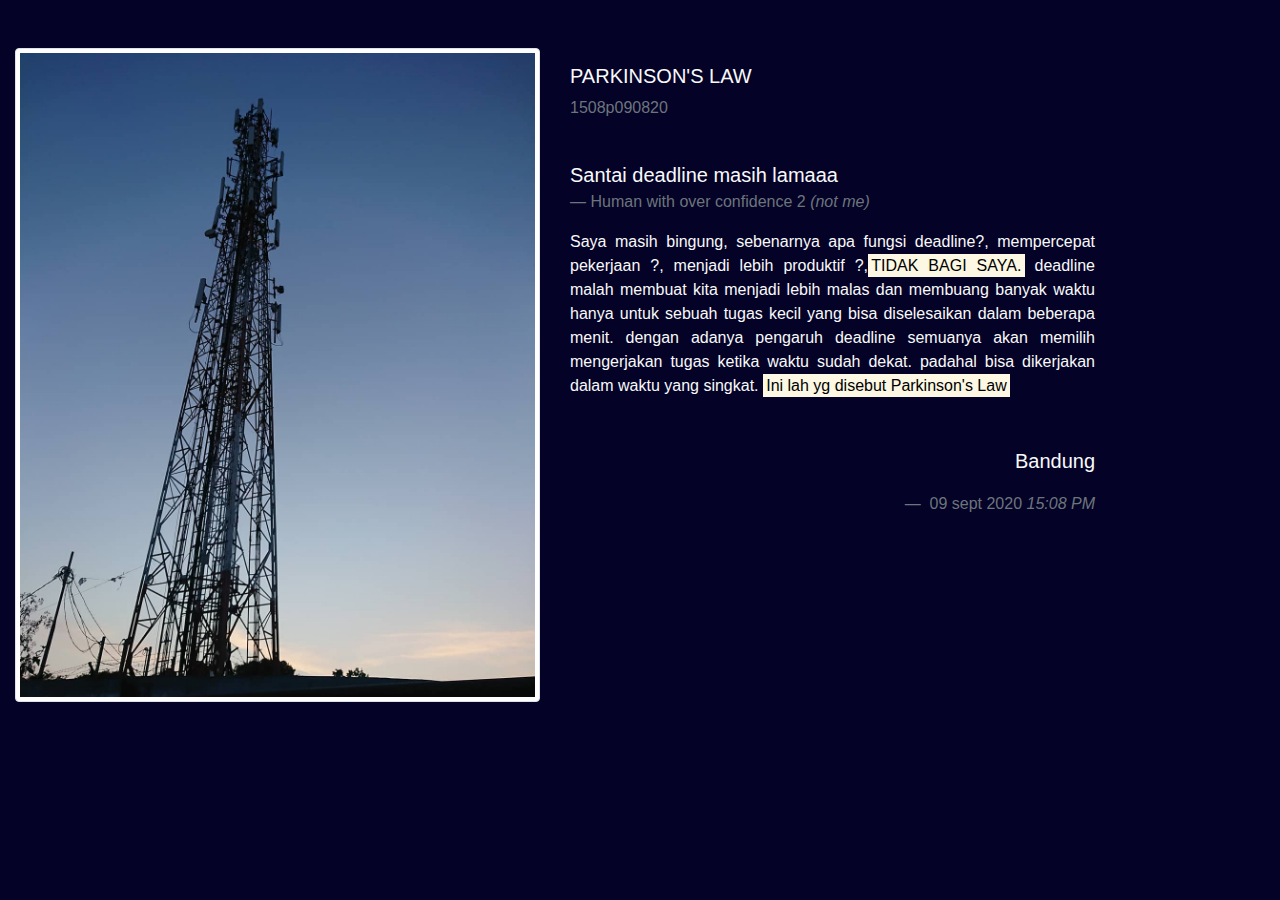
<file: 1508p090820.html>
<!DOCTYPE html>
<html>
<head>
	<title>1508p090820 - Parkinson's Law</title>
	<link rel="stylesheet" href="https://maxcdn.bootstrapcdn.com/bootstrap/4.0.0/css/bootstrap.min.css" integrity="sha384-Gn5384xqQ1aoWXA+058RXPxPg6fy4IWvTNh0E263XmFcJlSAwiGgFAW/dAiS6JXm" crossorigin="anonymous">
</head>
<body style="background-color: rgba(4, 2, 38, 1);" class="text-light">
	<div class="row container mt-5">
		<div class="col-lg-6 ">
			<img src="images/1508p090820.jpg" class="img-thumbnail">			
		</div>
		<div class="col-lg-6 mt-3">
			<h2 class="text-uppercase lead">Parkinson's Law</h2>
			<p class="text-muted">1508p090820</p>			
			<br>
			<blockquote class="blockquote">
			  <p class="mb-0">Santai deadline masih lamaaa</p>
			  <footer class="blockquote-footer">Human with over confidence 2<cite title="Source Title"> (not me) </cite></footer>

			</blockquote>

			  <p class="mb-0 text-justify">
		  		Saya masih bingung, sebenarnya apa fungsi deadline?, mempercepat pekerjaan ?, menjadi lebih produktif ?,<mark>TIDAK BAGI SAYA.</mark> deadline malah membuat kita menjadi lebih malas dan membuang banyak waktu hanya untuk sebuah tugas kecil yang bisa diselesaikan dalam beberapa menit. dengan adanya pengaruh deadline semuanya akan memilih mengerjakan tugas ketika waktu sudah dekat. padahal bisa dikerjakan dalam waktu yang singkat.

		  		<mark>Ini lah yg disebut Parkinson's Law</mark>
			  </p>

			  <br><br>

			  <blockquote class="blockquote text-right">
			  <p class="text-md-right">Bandung</p>
			  <footer class="blockquote-footer"> 09 sept 2020 <cite title="Source Title">15:08 PM</cite></footer>
			</blockquote>

		</div>	
	</div>

</body>
</html>
</file>
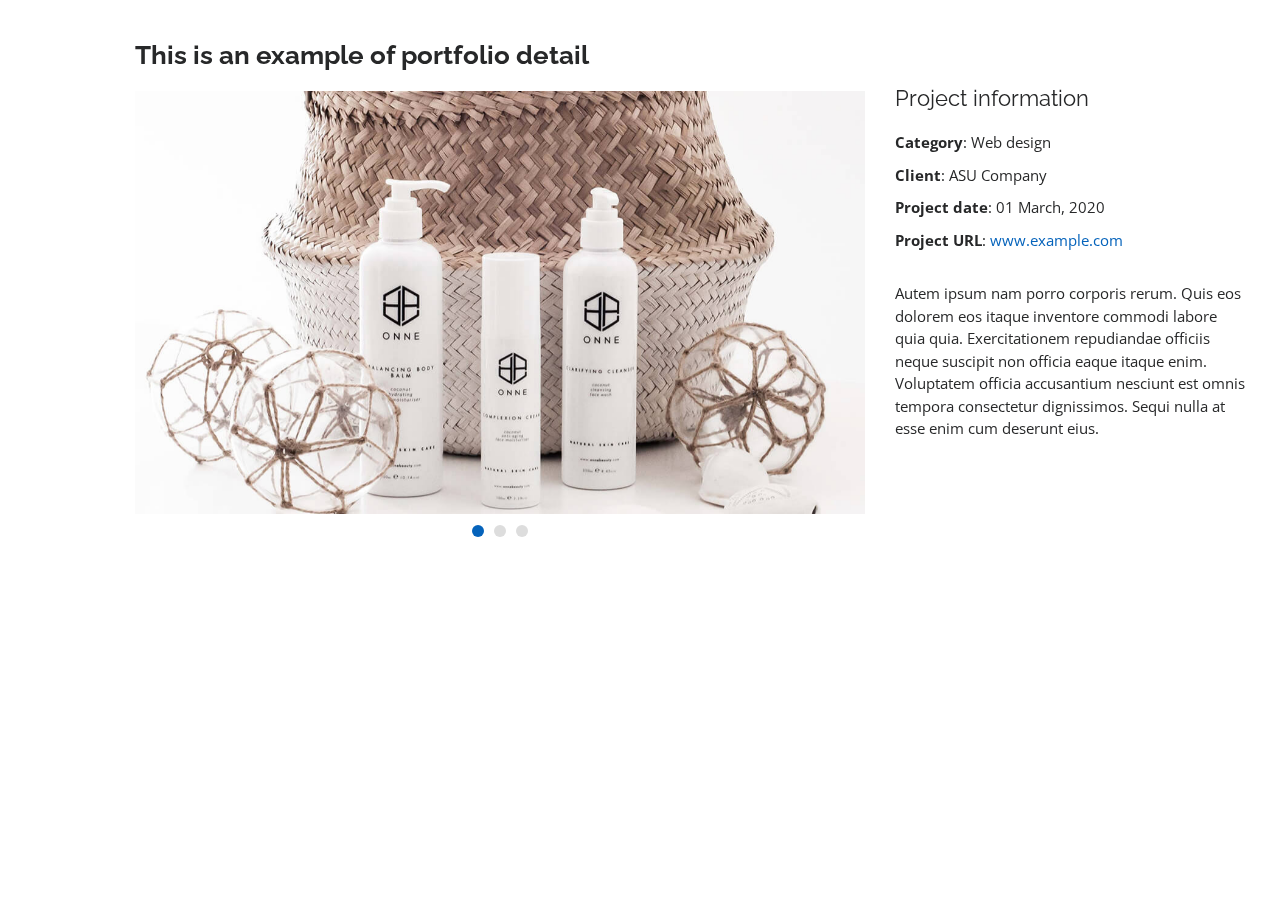
<file: portfolio-details.html>
<!DOCTYPE html>
<html lang="en">

<head>
  <meta charset="utf-8">
  <meta content="width=device-width, initial-scale=1.0" name="viewport">

  <title>Portfolio Details - Personal Bootstrap Template</title>
  <meta content="" name="description">
  <meta content="" name="keywords">

  <!-- Favicons -->
  <link href="assets/img/favicon.png" rel="icon">
  <link href="assets/img/apple-touch-icon.png" rel="apple-touch-icon">

  <!-- Google Fonts -->
  <link href="https://fonts.googleapis.com/css?family=Open+Sans:300,300i,400,400i,600,600i,700,700i|Raleway:300,300i,400,400i,500,500i,600,600i,700,700i|Poppins:300,300i,400,400i,500,500i,600,600i,700,700i" rel="stylesheet">

  <!-- Vendor CSS Files -->
  <link href="assets/vendor/bootstrap/css/bootstrap.min.css" rel="stylesheet">
  <link href="assets/vendor/icofont/icofont.min.css" rel="stylesheet">
  <link href="assets/vendor/boxicons/css/boxicons.min.css" rel="stylesheet">
  <link href="assets/vendor/venobox/venobox.css" rel="stylesheet">
  <link href="assets/vendor/owl.carousel/assets/owl.carousel.min.css" rel="stylesheet">
  <link href="assets/vendor/aos/aos.css" rel="stylesheet">

  <!-- Template Main CSS File -->
  <link href="assets/css/style.css" rel="stylesheet">

  <!-- =======================================================
  * Template Name: MyResume - v2.2.1
  * Template URL: https://bootstrapmade.com/free-html-bootstrap-template-my-resume/
  * Author: BootstrapMade.com
  * License: https://bootstrapmade.com/license/
  ======================================================== -->
</head>

<body>

  <main id="main">

    <!-- ======= Portfolio Details ======= -->
    <section id="portfolio-details" class="portfolio-details">
      <div class="container" data-aos="fade-up">

        <div class="row">

          <div class="col-lg-8">
            <h2 class="portfolio-title">This is an example of portfolio detail</h2>
            <div class="owl-carousel portfolio-details-carousel">
              <img src="assets/img/portfolio/portfolio-details-1.jpg" class="img-fluid" alt="">
              <img src="assets/img/portfolio/portfolio-details-2.jpg" class="img-fluid" alt="">
              <img src="assets/img/portfolio/portfolio-details-3.jpg" class="img-fluid" alt="">
            </div>
          </div>

          <div class="col-lg-4 portfolio-info">
            <h3>Project information</h3>
            <ul>
              <li><strong>Category</strong>: Web design</li>
              <li><strong>Client</strong>: ASU Company</li>
              <li><strong>Project date</strong>: 01 March, 2020</li>
              <li><strong>Project URL</strong>: <a href="#">www.example.com</a></li>
            </ul>

            <p>
              Autem ipsum nam porro corporis rerum. Quis eos dolorem eos itaque inventore commodi labore quia quia. Exercitationem repudiandae officiis neque suscipit non officia eaque itaque enim. Voluptatem officia accusantium nesciunt est omnis tempora consectetur dignissimos. Sequi nulla at esse enim cum deserunt eius.
            </p>
          </div>

        </div>

      </div>
    </section><!-- End Portfolio Details -->

  </main><!-- End #main -->

  <a href="#" class="back-to-top"><i class="bx bx-up-arrow-alt"></i></a>
  <div id="preloader"></div>

  <!-- Vendor JS Files -->
  <script src="assets/vendor/jquery/jquery.min.js"></script>
  <script src="assets/vendor/bootstrap/js/bootstrap.bundle.min.js"></script>
  <script src="assets/vendor/jquery.easing/jquery.easing.min.js"></script>
  <script src="assets/vendor/php-email-form/validate.js"></script>
  <script src="assets/vendor/waypoints/jquery.waypoints.min.js"></script>
  <script src="assets/vendor/counterup/counterup.min.js"></script>
  <script src="assets/vendor/isotope-layout/isotope.pkgd.min.js"></script>
  <script src="assets/vendor/venobox/venobox.min.js"></script>
  <script src="assets/vendor/owl.carousel/owl.carousel.min.js"></script>
  <script src="assets/vendor/typed.js/typed.min.js"></script>
  <script src="assets/vendor/aos/aos.js"></script>

  <!-- Template Main JS File -->
  <script src="assets/js/main.js"></script>

</body>

</html>
</file>
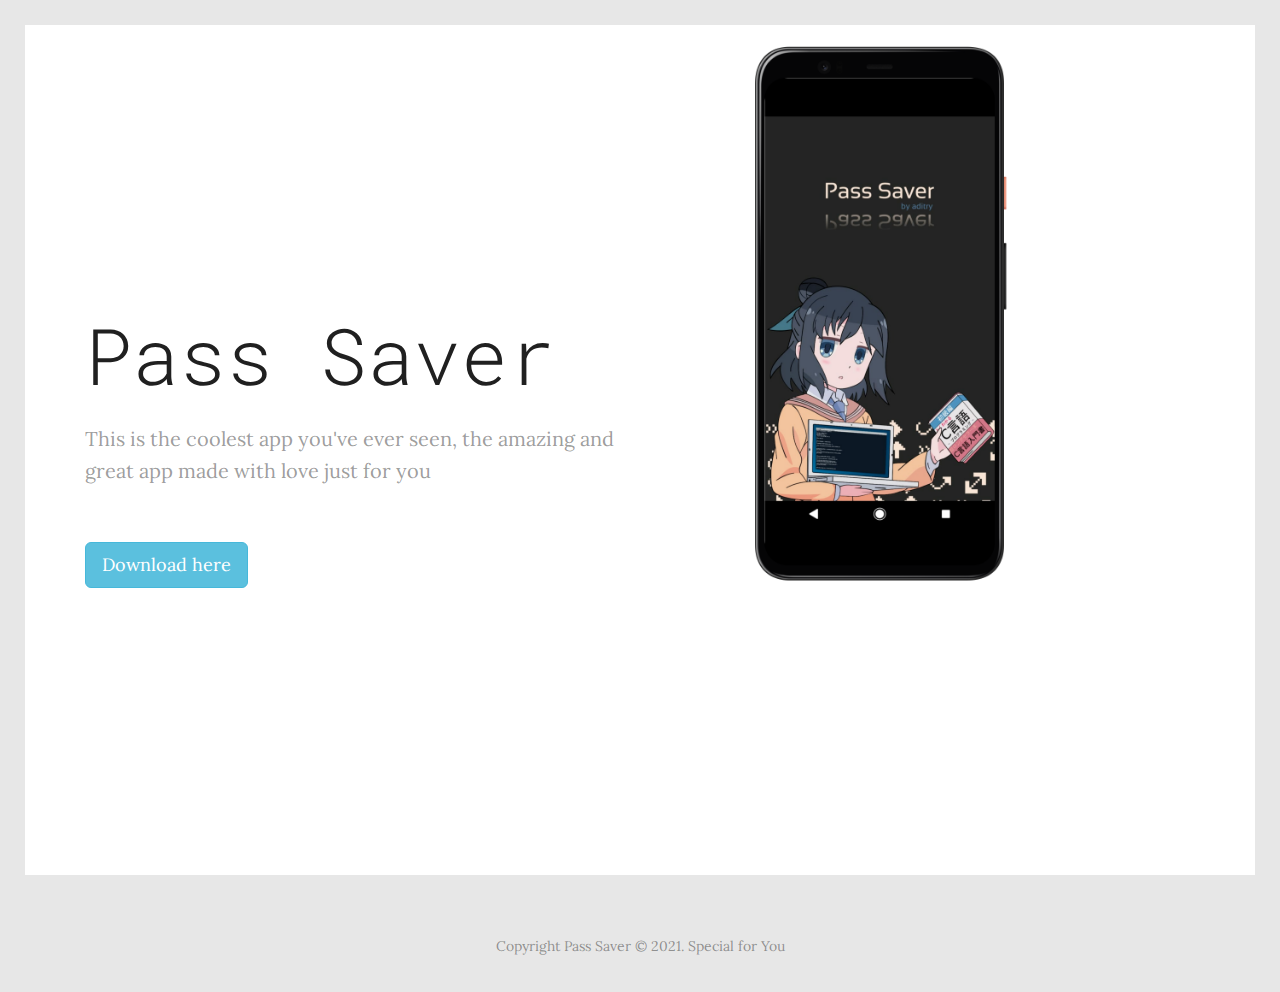
<file: myapp/pass-saver.html>
<!DOCTYPE html>
<html class='no-js'>

<head>
	<meta charset="utf-8">
	<meta http-equiv="X-UA-Compatible" content="IE=edge">
	<meta name="viewport" content="width=device-width, initial-scale=1">
	<!-- The above 3 meta tags *must* come first in the head; any other head content must come *after* these tags -->


	<!--==================================================================
			Your Title
		==================================================================-->
	<title>Pass Saver by aditry </title>


	<!--==================================================================
			CSS Stylesheets
		==================================================================-->
	<link rel='stylesheet' type='text/css' href='bootstrap/css/bootstrap.min.css'>
	<link rel='stylesheet' type='text/css' href='css/ionicons.min.css'>
	<link rel='stylesheet' type='text/css' href='css/owl.carousel.css'>
	<link rel='stylesheet' type='text/css' href='css/magnific-popup.css'>
	<link rel='stylesheet' type='text/css' href='css/style.css'>

</head>

<body>

	<!--page-borders-->
	<div class='page-borders'>
		<div class='left'></div>
		<div class='right'></div>
	</div>

	<!-- menu-btn
		<a href='#' class='menu-btn' >
			<span class='lines' >
				<span class='l1' ></span>
				<span class='l2' ></span>
				<span class='l3' ></span>
			</span>
		</a>
		 -->

	<!-- menu
		<nav class='menu' >
			<ul>
				<li>
					<a href='#intro' >
						Home
					</a>
				</li>
				<li>
					<a href='#features' >
						Features
					</a>
				</li>
				<li>
					<a href='#screenshots' >
						Screenshots
					</a>
				</li>
				<li>
					<a href='#video' >
						Video
					</a>
				</li>
				<li>
					<a href='#pricing' >
						Pricing
					</a>
				</li>
				<li>
					<a href='#contact' >
						Contact Us
					</a>
				</li>
			</ul>
		</nav> -->

	<!--==================================================================
			Preloader
		==================================================================-->
	<div id='preloader'>
		<div class='loader'>
			<img src='img/loader.gif' alt>
		</div>
	</div>


	<!--==================================================================
			Main Wrapper
		==================================================================-->
	<div id='main-wrapper'>


		<!--==================================================================
				Intro Section
			==================================================================-->
		<section id='intro' style="height: 100%;" class='section intro-section'>
			<div class='container'>
				<div class='row intro-cols'>
					<div class='col-md-6 col-md-push-6'>
						<div class='phone'>
							<div class='phone-img'>
								<img class="img-fluid" style="margin-top: -50px;" width="75%" src='img/phone1.png' alt>
							</div>
						</div>
					</div>
					<div class='col-md-6 col-md-pull-6'>
						<div class='v-align'>
							<div class='inner'>
								<div class='intro-text'>
									<h1>
										Pass Saver
									</h1>
									<p>
										This is the coolest app you've ever seen, the amazing and great app made with
										love just for you
									</p>
									<div class='intro-download-btns'>
										<a href="https://drive.google.com/file/d/1mO3D2vmUG4eQPbfOguRuld6mbfVXkt37/view?usp=sharing"
											class="btn btn-lg btn-info ">Download
											here</a>
									</div>
								</div>
							</div>
						</div>
					</div>
				</div>
			</div>
		</section>


		<!--==================================================================
				Features Section -- 1
			==================================================================-->
		<!-- <section id='features' class='section features-section'>
			<div class='container'>
				<div class='phone-img'>
					<img src='img/phone2.png' alt>
				</div>
				<div class='row'>
					<div class='col-md-8 col-md-offset-2'>
						<div class='features-text'>
							<h2>An App That You'll Love</h2>
							<p>
								This app has a lot of cool features, you'll love them all. Lorem ipsum dolor sit amet is
								simply a dummy text used by lazy guys.
							</p>
						</div>
					</div>
				</div>
				<div class='row features-row'>
					<div class='col-md-4 col-sm-6'>
						<div class='feature'>
							<div class='icon'>
								<i class='ion-ios-heart-outline'></i>
							</div>
							<div class='content'>
								<h4>Made With Love</h4>
								<p>
									Lorem ipsum dolor sit amet, in quodsi vulputate pro. Ius illum vocent mediocritatem
									an, cule dicta iriure.
								</p>
							</div>
						</div>
					</div>
					<div class='col-md-4 col-sm-6'>
						<div class='feature'>
							<div class='icon'>
								<i class='ion-ios-loop'></i>
							</div>
							<div class='content'>
								<h4>Regular Updates</h4>
								<p>
									Lorem ipsum dolor sit amet, in quodsi vulputate pro. Ius illum vocent mediocritatem
									an, cule dicta iriure.
								</p>
							</div>
						</div>
					</div>
					<div class='col-md-4 col-sm-6'>
						<div class='feature'>
							<div class='icon'>
								<i class='ion-ios-pie-outline'></i>
							</div>
							<div class='content'>
								<h4>Better Reports</h4>
								<p>
									Lorem ipsum dolor sit amet, in quodsi vulputate pro. Ius illum vocent mediocritatem
									an, cule dicta iriure.
								</p>
							</div>
						</div>
					</div>
				</div>
			</div>
		</section> -->


		<!--==================================================================
				Features Section -- 2
			==================================================================-->
		<!-- <section id='features-2' class='section features-2-section bg-lightgray'>
			<div class='container'>
				<div class='row'>
					<div class='col-md-6 col-md-push-6'>
						<div class='phones'>
							<img class='front' src='img/phone-white.png' alt>
							<img class='back' src='img/phone-black.png' alt>
						</div>
					</div>
					<div class='col-md-6 col-md-pull-6'>
						<div class='screen-info-text'>
							<h2>Simple & Clean</h2>
							<p>The best ever app, for you. You're just a moment away from installing this app.</p>
							<a href='#' class='btn-minimal'>
								Get Started
							</a>
						</div>
					</div>
				</div>
			</div>
		</section> -->


		<!--==================================================================
				Features Section -- 3
			==================================================================-->
		<!-- <section id='features-3' class='section features-2-section'>
			<div class='container'>
				<div class='row'>
					<div class='col-md-6'>
						<div class='phones order-alt'>
							<img class='back' src='img/phone-black.png' alt>
							<img class='front' src='img/phone-white.png' alt>
						</div>
					</div>
					<div class='col-md-6'>
						<div class='screen-info-text'>
							<h2>Most Powerful</h2>
							<p>The best ever app, for you. You're just a moment away from installing this app.</p>
							<a href='#' class='btn-minimal'>
								Get Started
							</a>
						</div>
					</div>
				</div>
			</div>
		</section> -->


		<!--==================================================================
				Screenshots Section
			==================================================================-->
		<!-- <section id='screenshots' class='section screenshots-section bg-lightgray'>
			<div class='container'>
				<div class='top-section-header'>
					<h2>Screenshots</h2>
					<p>Take a look at the app by its screenshots</p>
				</div>
				<ul class='screenshots-slider'>
					<li>
						<div class='inner'>
							<img src='img/screens/1.jpg' alt>
							<div class='overlay'>
								<a href='img/screens/1.jpg' class='view-btn'>
									<i class='ion-ios-plus-empty'></i>
								</a>
							</div>
						</div>
					</li>
					<li>
						<div class='inner'>
							<img src='img/screens/2.jpg' alt>
							<div class='overlay'>
								<a href='img/screens/2.jpg' class='view-btn'>
									<i class='ion-ios-plus-empty'></i>
								</a>
							</div>
						</div>
					</li>
					<li>
						<div class='inner'>
							<img src='img/screens/3.jpg' alt>
							<div class='overlay'>
								<a href='img/screens/3.jpg' class='view-btn'>
									<i class='ion-ios-plus-empty'></i>
								</a>
							</div>
						</div>
					</li>
					<li>
						<div class='inner'>
							<img src='img/screens/4.jpg' alt>
							<div class='overlay'>
								<a href='img/screens/4.jpg' class='view-btn'>
									<i class='ion-ios-plus-empty'></i>
								</a>
							</div>
						</div>
					</li>
					<li>
						<div class='inner'>
							<img src='img/screens/5.jpg' alt>
							<div class='overlay'>
								<a href='img/screens/5.jpg' class='view-btn'>
									<i class='ion-ios-plus-empty'></i>
								</a>
							</div>
						</div>
					</li>
					<li>
						<div class='inner'>
							<img src='img/screens/6.jpg' alt>
							<div class='overlay'>
								<a href='img/screens/6.jpg' class='view-btn'>
									<i class='ion-ios-plus-empty'></i>
								</a>
							</div>
						</div>
					</li>
					<li>
						<div class='inner'>
							<img src='img/screens/8.jpg' alt>
							<div class='overlay'>
								<a href='img/screens/8.jpg' class='view-btn'>
									<i class='ion-ios-plus-empty'></i>
								</a>
							</div>
						</div>
					</li>
					<li>
						<div class='inner'>
							<img src='img/screens/9.jpg' alt>
							<div class='overlay'>
								<a href='img/screens/9.jpg' class='view-btn'>
									<i class='ion-ios-plus-empty'></i>
								</a>
							</div>
						</div>
					</li>
				</ul>
			</div>
		</section> -->


		<!--==================================================================
				Features Section -- 4
			==================================================================-->
		<!-- <section id='features-4' class='section features-4-section'>
			<div class='container'>
				<div class='row'>
					<div class='col-md-4 features-col text-right'>
						<div class='col-feature'>
							<div class='icon'>
								<i class='ion-ios-heart-outline'></i>
							</div>
							<div class='content'>
								<h4>Beautiful Design</h4>
								<p>
									Ad oportere voluptatibus nec, sea ei civibus praesent. At timeam expetenda
									inciderint has.
								</p>
							</div>
						</div>
						<div class='col-feature'>
							<div class='icon'>
								<i class='ion-ios-loop'></i>
							</div>
							<div class='content'>
								<h4>Regular Updates</h4>
								<p>
									Ad oportere voluptatibus nec, sea ei civibus praesent. At timeam expetenda
									inciderint has.
								</p>
							</div>
						</div>
					</div>
					<div class='col-md-4'>
						<div class='features-phone'>
							<img src='img/phone3.png' alt>
						</div>
					</div>
					<div class='col-md-4 features-col'>
						<div class='col-feature'>
							<div class='icon'>
								<i class='ion-ios-cart-outline'></i>
							</div>
							<div class='content'>
								<h4>Cart System</h4>
								<p>
									Ad oportere voluptatibus nec, sea ei civibus praesent. At timeam expetenda
									inciderint has.
								</p>
							</div>
						</div>
						<div class='col-feature'>
							<div class='icon'>
								<i class='ion-ios-color-wand-outline'></i>
							</div>
							<div class='content'>
								<h4>Magical App</h4>
								<p>
									Ad oportere voluptatibus nec, sea ei civibus praesent. At timeam expetenda
									inciderint has.
								</p>
							</div>
						</div>
					</div>
				</div>
			</div>
		</section> -->


		<!--==================================================================
				Video Section
			==================================================================-->
		<!-- <section id='video' class='section video-section bg-lightgray'>
			<div class='container'>
				<div class='row'>
					<div class='col-md-4'>
						<div class='col-section-header'>
							<h2>Easily embed a cool video for your app</h2>
							<p>
								No dolorem blandit theophrastus eos, nam eu persecuti repudiandae, duo hinc vide aliquip
								et. Ex atqui voluptatibus eum, cu case intellegebat eum, mea ex regione patrioque
								signiferumque. Pri ei solet graecis.
							</p>
						</div>
					</div>
					<div class='col-md-8'>
						<div class='video-container'>
							<iframe src="https://www.youtube.com/embed/GIalL5fkhPM?rel=0&amp;showinfo=0" frameborder="0"
								allowfullscreen></iframe>
						</div>
					</div>
				</div>
			</div>
		</section> -->


		<!--==================================================================
				Pricing Section
			==================================================================-->
		<!-- <section id='pricing' class='section pricing-section'>
			<div class='container'>
				<div class='row'>
					<div class='col-md-4'>
						<div class='col-section-header'>
							<h2>Choose your plan or get started with free trial</h2>
							<p>
								Semper torquatos est no. cule at discere offendit, cule et fugit iuvaret omittam. Eu
								sint labore pri, ea probo tollit lobortis mea. Integre blandit aliquando ei vel, sit
								eirmod vituperata eu.
							</p>
							<a href='#' class='btn-minimal'>
								Get Free Trial
							</a>
						</div>
					</div>
					<div class='col-md-4'>
						<div class='p-table'>
							<div class='header'>
								<h4>Basic</h4>
								<div class='price'>
									<span class='currency'>$</span>
									<span class='amount'>13</span>
									<span class='period'>/mo</span>
								</div>
							</div>
							<ul class='items'>
								<li>1TB Storage</li>
								<li>Late Support</li>
								<li>3 Tasks /day</li>
							</ul>
							<a href='#' class='btn-minimal'>
								Sign Up
							</a>
						</div>
					</div>
					<div class='col-md-4'>
						<div class='p-table'>
							<div class='header'>
								<h4>Pro</h4>
								<div class='price'>
									<span class='currency'>$</span>
									<span class='amount'>24</span>
									<span class='period'>/mo</span>
								</div>
							</div>
							<ul class='items'>
								<li>2TB Storage</li>
								<li>Instant Support</li>
								<li>Unlimited Tasks</li>
							</ul>
							<a href='#' class='btn-minimal'>
								Sign Up
							</a>
						</div>
					</div>
				</div>
			</div>
		</section> -->


		<!--==================================================================
				Subscribe Section
			==================================================================-->
		<!-- <section id='subscribe' class='section subscribe-section' style='background-image:url(img/bg1.jpg);'>
			<div class='container'>
				<div class='section-header'>
					<h2>Subscribe to newsletter</h2>
				</div>
				<div class='row'>
					<div class='col-md-6 col-md-offset-3'>
						<div class='subscribe-form'>
							<input type='text' class='subscribe-input' placeholder='Your Email' name='subscribe-input'>
							<a href='#' class='subscribe-btn'>Subscribe</a>
						</div>
						<p class='hate-spam'>Don't worry, we will never sell or share your info</p>
					</div>
				</div>
			</div>
		</section>
 -->

		<!--==================================================================
				Team Section
			==================================================================-->
		<!-- <section id='team' class='section team-section'>
			<div class='container'>
				<div class='row'>
					<div class='col-md-4'>
						<div class='col-section-header'>
							<h2>Meet the geniuses behind this amazing app</h2>
							<p>
								No dolorem blandit theophrastus eos, nam eu persecuti repudiandae, duo hinc vide aliquip
								et. Ex atqui voluptatibus eum, cu case intellegebat eum, mea ex regione patrioque
								signiferumque.
							</p>
							<a href='#' class='btn-minimal'>
								Join Our Team
							</a>
						</div>
					</div>
					<div class='col-md-8'>
						<div class='team-persons'>
							<div class='row'>
								<div class='col-md-4'>
									<div class='team-member'>
										<img src='img/people1.jpg' alt>
										<div class='overlay'>
											<div class='v-align'>
												<div class='inner'>
													<h4>Jake Doe</h4>
													<p>Founder & CEO</p>
													<ul class='team-social'>
														<li>
															<a href='#'>
																<i class='ion-social-facebook'></i>
															</a>
														</li>
														<li>
															<a href='#'>
																<i class='ion-social-googleplus'></i>
															</a>
														</li>
														<li>
															<a href='#'>
																<i class='ion-social-twitter'></i>
															</a>
														</li>
													</ul>
												</div>
											</div>
										</div>
									</div>
								</div>
								<div class='col-md-4'>
									<div class='team-member'>
										<img src='img/people2.jpg' alt>
										<div class='overlay'>
											<div class='v-align'>
												<div class='inner'>
													<h4>Jake Doe</h4>
													<p>Founder & CEO</p>
													<ul class='team-social'>
														<li>
															<a href='#'>
																<i class='ion-social-facebook'></i>
															</a>
														</li>
														<li>
															<a href='#'>
																<i class='ion-social-googleplus'></i>
															</a>
														</li>
														<li>
															<a href='#'>
																<i class='ion-social-twitter'></i>
															</a>
														</li>
													</ul>
												</div>
											</div>
										</div>
									</div>
								</div>
								<div class='col-md-4'>
									<div class='team-member'>
										<img src='img/people3.jpg' alt>
										<div class='overlay'>
											<div class='v-align'>
												<div class='inner'>
													<h4>Jake Doe</h4>
													<p>Founder & CEO</p>
													<ul class='team-social'>
														<li>
															<a href='#'>
																<i class='ion-social-facebook'></i>
															</a>
														</li>
														<li>
															<a href='#'>
																<i class='ion-social-googleplus'></i>
															</a>
														</li>
														<li>
															<a href='#'>
																<i class='ion-social-twitter'></i>
															</a>
														</li>
													</ul>
												</div>
											</div>
										</div>
									</div>
								</div>
							</div>
							<div class='row'>
								<div class='col-md-4'>
									<div class='team-member'>
										<img src='img/people4.jpg' alt>
										<div class='overlay'>
											<div class='v-align'>
												<div class='inner'>
													<h4>Jake Doe</h4>
													<p>Founder & CEO</p>
													<ul class='team-social'>
														<li>
															<a href='#'>
																<i class='ion-social-facebook'></i>
															</a>
														</li>
														<li>
															<a href='#'>
																<i class='ion-social-googleplus'></i>
															</a>
														</li>
														<li>
															<a href='#'>
																<i class='ion-social-twitter'></i>
															</a>
														</li>
													</ul>
												</div>
											</div>
										</div>
									</div>
								</div>
								<div class='col-md-4'>
									<div class='team-member'>
										<img src='img/people5.jpg' alt>
										<div class='overlay'>
											<div class='v-align'>
												<div class='inner'>
													<h4>Jake Doe</h4>
													<p>Founder & CEO</p>
													<ul class='team-social'>
														<li>
															<a href='#'>
																<i class='ion-social-facebook'></i>
															</a>
														</li>
														<li>
															<a href='#'>
																<i class='ion-social-googleplus'></i>
															</a>
														</li>
														<li>
															<a href='#'>
																<i class='ion-social-twitter'></i>
															</a>
														</li>
													</ul>
												</div>
											</div>
										</div>
									</div>
								</div>
								<div class='col-md-4'>
									<div class='team-member'>
										<img src='img/people6.jpg' alt>
										<div class='overlay'>
											<div class='v-align'>
												<div class='inner'>
													<h4>Jake Doe</h4>
													<p>Founder & CEO</p>
													<ul class='team-social'>
														<li>
															<a href='#'>
																<i class='ion-social-facebook'></i>
															</a>
														</li>
														<li>
															<a href='#'>
																<i class='ion-social-googleplus'></i>
															</a>
														</li>
														<li>
															<a href='#'>
																<i class='ion-social-twitter'></i>
															</a>
														</li>
													</ul>
												</div>
											</div>
										</div>
									</div>
								</div>
							</div>
						</div>
					</div>
				</div>
			</div>
		</section> -->


		<!--==================================================================
				Clients Section
			==================================================================-->
		<!-- <section id='clients' class='section clients-section bg-lightgray'>
			<div class='container'>
				<div class='top-section-header'>
					<h2>Our Clients</h2>
					<p>Take a look at our clients and see what they say about us</p>
				</div>
				<div class='row'>
					<div class='col-md-6'>
						<ul class='clients'>
							<li>
								<img src='img/logo1.png' alt>
							</li>
							<li>
								<img src='img/logo2.png' alt>
							</li>
							<li>
								<img src='img/logo3.png' alt>
							</li>
							<li>
								<img src='img/logo4.png' alt>
							</li>
							<li>
								<img src='img/logo5.png' alt>
							</li>
							<li>
								<img src='img/logo6.png' alt>
							</li>
						</ul>
					</div>
					<div class='col-md-6'>
						<div class='testimonials-slider'>
							<div class='testimonial'>
								<div class='icon'>
									<i class='ion-quote'></i>
								</div>
								<div class='content'>
									<p>
										An has alterum nominavi. Nam at elitr veritus voluptaria. Cu eum regione
										tacimates vituperatoribus, ut mutat delenit est. Adhuc scripserit et sea, everti
										liberavisse no sit.
									</p>
								</div>
								<div class='author'>
									<h4>Michael Doe</h4>
									<span>CEO @ Google</span>
								</div>
							</div>
							<div class='testimonial'>
								<div class='icon'>
									<i class='ion-quote'></i>
								</div>
								<div class='content'>
									<p>
										An has alterum nominavi. Nam at elitr veritus voluptaria. Cu eum regione
										tacimates vituperatoribus, ut mutat delenit est. Adhuc scripserit et sea, everti
										liberavisse no sit.
									</p>
								</div>
								<div class='author'>
									<h4>Michael Doe</h4>
									<span>CEO @ Google</span>
								</div>
							</div>
							<div class='testimonial'>
								<div class='icon'>
									<i class='ion-quote'></i>
								</div>
								<div class='content'>
									<p>
										An has alterum nominavi. Nam at elitr veritus voluptaria. Cu eum regione
										tacimates vituperatoribus, ut mutat delenit est. Adhuc scripserit et sea, everti
										liberavisse no sit.
									</p>
								</div>
								<div class='author'>
									<h4>Michael Doe</h4>
									<span>CEO @ Google</span>
								</div>
							</div>
						</div>
					</div>
				</div>
			</div>
		</section>
 -->

		<!--==================================================================
				FAQ Section
			==================================================================-->
		<!-- <section id='faq' class='section faq-section'>
			<div class='container'>
				<div class='top-section-header'>
					<h2>FAQ</h2>
					<p>Most common questions, answered here</p>
				</div>
				<div class='col-md-6'>
					<div class='faq'>
						<h4>Why is this so cheap?</h4>
						<p>
							An has alterum nominavi. Nam at elitr veritus voluptaria. Cu eum regione tacimates
							vituperatoribus, ut mutat delenit est. Adhuc scripserit et sea.
						</p>
					</div>
					<div class='faq'>
						<h4>Why Choose Us?</h4>
						<p>
							An has alterum nominavi. Nam at elitr veritus voluptaria. Cu eum regione tacimates
							vituperatoribus, ut mutat delenit est. Adhuc scripserit et sea.
						</p>
					</div>
					<div class='faq'>
						<h4>What will you get?</h4>
						<p>
							An has alterum nominavi. Nam at elitr veritus voluptaria. Cu eum regione tacimates
							vituperatoribus, ut mutat delenit est. Adhuc scripserit et sea.
						</p>
					</div>
				</div>
				<div class='col-md-6'>
					<div class='faq'>
						<h4>How many days will you get trial?</h4>
						<p>
							An has alterum nominavi. Nam at elitr veritus voluptaria. Cu eum regione tacimates
							vituperatoribus, ut mutat delenit est. Adhuc scripserit et sea.
						</p>
					</div>
					<div class='faq'>
						<h4>What can I do with this app?</h4>
						<p>
							An has alterum nominavi. Nam at elitr veritus voluptaria. Cu eum regione tacimates
							vituperatoribus, ut mutat delenit est. Adhuc scripserit et sea.
						</p>
					</div>
					<div class='faq'>
						<h4>Why is this so cheap?</h4>
						<p>
							An has alterum nominavi. Nam at elitr veritus voluptaria. Cu eum regione tacimates
							vituperatoribus, ut mutat delenit est. Adhuc scripserit et sea.
						</p>
					</div>
				</div>
			</div>
		</section>
 -->

		<!--==================================================================
				Download Section
			==================================================================-->
		<!-- <section id='download' class='section download-section' style='background-image:url(img/bg1.jpg);'>
			<div class='container'>
				<div class='row text-center'>
					<div class='col-md-8 col-md-offset-2'>
						<div class='download-text'>
							<h2>Download App Now</h2>
							<p>
								Nam reformidans vituperatoribus at. Id nisl diceret maiestatis qui, mel affert doctus
								te. Ex assum ocurreret eam. Lorem ipsum dolor sit amet is simply a dummy text.
							</p>
						</div>
					</div>
				</div>
				<div class='download-btns text-center'>
					<a href='#' class='app-btn'>
						<img src='img/appstore.png' alt>
					</a>
					<a href='#' class='app-btn'>
						<img src='img/googleplay.png' alt>
					</a>
				</div>
			</div>
		</section> -->


		<!--==================================================================
				Contact Section
			==================================================================-->
		<!-- <section id='contact' class='section contact-section'>
			<div class='container'>
				<div class='top-section-header'>
					<h2>Contact Us</h2>
					<p>Feel free to contact us for any help</p>
				</div>
				<form class='contact-form' id='contact-form' data-toggle='validator' method='post' action='mail.php'>
					<div id='contact-form-result'></div>
					<div class='row'>
						<div class='col-md-6'>
							<div class='form-group'>
								<input type='text' class='form-control' placeholder='Name' name='name' required>
								<div class='help-block with-errors'></div>
							</div>
							<div class='form-group'>
								<input type='email' class='form-control' placeholder='Email' name='email' required>
								<div class='help-block with-errors'></div>
							</div>
							<div class='form-group'>
								<input type='text' class='form-control' placeholder='Subject' name='subject' required>
								<div class='help-block with-errors'></div>
							</div>
						</div>
						<div class='col-md-6'>
							<div class='form-group'>
								<textarea class='form-control' placeholder='Message' name='message' required></textarea>
								<div class='help-block with-errors'></div>
							</div>
							<div class='form-group text-center'>
								<button class='btn-minimal btn-block' type='submit'>Send Message</button>
							</div>
						</div>
					</div>
				</form>
			</div>
		</section>
 -->

		<!--==================================================================
				Footer
			==================================================================-->
		<footer>
			<div class='container text-center'>
				<p>Copyright Pass Saver &copy; 2021. Special for You</p>
			</div>
		</footer>

	</div>


	<!--==================================================================
			JavaScript Files
		==================================================================-->
	<script src='js/jquery.min.js'></script>
	<script src='js/jquery.fitvids.js'></script>
	<script src='js/owl.carousel.min.js'></script>
	<script src='js/jquery.magnific-popup.min.js'></script>
	<script src='js/validator.min.js'></script>
	<script src='js/script.js'></script>

</body>

</html>
</file>
<file: assets/vendor/venobox/venobox.css>
/* ------ venobox.css --------*/
.vbox-overlay *, .vbox-overlay *:before, .vbox-overlay *:after{
    -webkit-backface-visibility: hidden;
    -webkit-box-sizing:border-box;
    -moz-box-sizing:border-box;
    box-sizing:border-box;
}
.vbox-overlay * { 
    -webkit-backface-visibility: visible;
    backface-visibility: visible;
}
.vbox-overlay{
    display: -webkit-flex;
    display: flex;
    -webkit-flex-direction: column;
    flex-direction: column;
    -webkit-justify-content: center;
    justify-content: center;
    -webkit-align-items: center;
    align-items: center;
    position: fixed;
    left: 0;
    top: 0;
    bottom: 0;
    right: 0;
    z-index: 999999;
}

/* ----- navigation ----- */
.vbox-title{
    width: 100%;
    height: 40px;
    float: left;
    text-align: center;
    line-height: 28px;
    font-size: 12px;
    padding: 6px 50px;
    overflow: hidden;
    position: fixed;
    display: none;
    left: 0;
    z-index: 89;
}
.vbox-close{
    cursor: pointer;
    position: fixed;
    top: -1px;
    right: 0;
    width: 50px;
    height: 40px;
    padding: 6px;
    display: block;
    background-position:10px center;
    overflow: hidden;
    font-size: 24px;
    line-height: 1;
    text-align: center;
    z-index: 99;
}
.vbox-left{
    cursor: pointer;
    position: fixed;
    left: 0;
    height: 40px;
    overflow: hidden;
    line-height: 28px;
    font-size: 12px;
    z-index: 99;
    display: flex;
    align-items:center;
}
.vbox-num{
    display: inline-block;
    margin: 6px 0 6px 15px;
}
/* ----- Social share ----- */
.vbox-share{
    line-height: 28px;
    font-size: 12px;
    overflow: hidden;
    position: fixed;
    left: 0;
    z-index: 98;
    display: flex;
    align-items:center;
    justify-content: center;
    width: 100%;
    text-align: center;
}
.vbox-share svg{
    max-height: 28px;
    width: 28px;
    z-index: 10;
    margin-left: 12px;
    margin-top: 6px;
    margin-bottom: 6px;
    vertical-align: middle;
}


/* ----- navigation ARROWS ----- */
.vbox-next, .vbox-prev{
    position: fixed;
    top: 50%;
    margin-top: -15px;
    overflow: hidden;
    cursor: pointer;
    display: block;
    width: 45px;
    height: 45px;
    z-index: 99;
}
.vbox-next span, .vbox-prev span{
    position: relative;
    width: 20px;
    height: 20px;
    border: 2px solid transparent;
    border-top-color: #B6B6B6;
    border-right-color: #B6B6B6;
    text-indent: -100px;
    position: absolute;
    top: 8px;
    display: block;
}
.vbox-prev{
    left: 15px;
}
.vbox-next{
    right: 15px;
}
.vbox-prev span{
    left: 10px;
    -ms-transform: rotate(-135deg);
    -webkit-transform: rotate(-135deg);
    transform: rotate(-135deg);
}
.vbox-next span{
    -ms-transform: rotate(45deg);
    -webkit-transform: rotate(45deg);
    transform: rotate(45deg);
    right: 10px;
}
/* ------- inline window ------ */
.vbox-inline{
    width: 420px;
    height: 315px;
    height: 70vh;
    padding: 10px;
    background: #fff;
    margin: 0 auto;
    overflow: auto;
    text-align: left;
}
/* ------- Video & iFrames window ------ */
.venoframe{
    max-width: 100%;
    width: 100%;
    border: none;
    width: 100%;
    height: 260px;
    height: 70vh;
}
.venoframe.vbvid{
    height: 260px;
}
@media (min-width: 768px) {
    .venoframe, .vbox-inline{
        width: 90%;
        height: 360px;
        height: 70vh;
    }
    .venoframe.vbvid{
        width: 640px;
        height: 360px;
    }
}
@media (min-width: 992px) {
    .venoframe, .vbox-inline{
        max-width: 1200px;
        width: 80%;
        height: 540px;
        height: 70vh;
    }
    .venoframe.vbvid{
        width: 960px;
        height: 540px;
    }
}
/* 
Please do NOT edit this part! 
or at least read this note: http://i.imgur.com/7C0ws9e.gif
*/
.vbox-open{
    overflow: hidden;
}
.vbox-container{
    position: absolute;
    left: 0;
    right: 0;
    top: 0;
    bottom: 0;
    overflow-x: hidden;
    overflow-y: scroll;
    overflow-scrolling: touch;
    -webkit-overflow-scrolling: touch;
    z-index: 20;
    max-height: 100%;

}

.vbox-content{
    text-align: center;
    float: left;
    width: 100%;
    position: relative;
    overflow: hidden;
    padding: 20px 4%;
}
.vbox-container img{
    max-width: 100%;
    height: auto;
}
.vbox-figlio{
    box-shadow: 0 0 12px rgba(0,0,0,0.19), 0 6px 6px rgba(0,0,0,0.23);
    max-width: 100%;
    text-align: initial;
}
img.vbox-figlio{
    -webkit-user-select: none;
-khtml-user-select: none;
-moz-user-select: none;
-o-user-select: none;
user-select: none;
}
.vbox-content.swipe-left{
    margin-left: -200px !important;
}
.vbox-content.swipe-right{
    margin-left: 200px !important;
}
.vbox-animated{
    webkit-transition: margin 300ms ease-out;
    transition: margin 300ms ease-out;
}

/* ---------- preloader ----------
 * SPINKIT 
 * http://tobiasahlin.com/spinkit/
-------------------------------- */
.sk-double-bounce,.sk-rotating-plane{width:40px;height:40px;margin:40px auto}.sk-rotating-plane{background-color:#333;-webkit-animation:sk-rotatePlane 1.2s infinite ease-in-out;animation:sk-rotatePlane 1.2s infinite ease-in-out}@-webkit-keyframes sk-rotatePlane{0%{-webkit-transform:perspective(120px) rotateX(0) rotateY(0);transform:perspective(120px) rotateX(0) rotateY(0)}50%{-webkit-transform:perspective(120px) rotateX(-180.1deg) rotateY(0);transform:perspective(120px) rotateX(-180.1deg) rotateY(0)}100%{-webkit-transform:perspective(120px) rotateX(-180deg) rotateY(-179.9deg);transform:perspective(120px) rotateX(-180deg) rotateY(-179.9deg)}}@keyframes sk-rotatePlane{0%{-webkit-transform:perspective(120px) rotateX(0) rotateY(0);transform:perspective(120px) rotateX(0) rotateY(0)}50%{-webkit-transform:perspective(120px) rotateX(-180.1deg) rotateY(0);transform:perspective(120px) rotateX(-180.1deg) rotateY(0)}100%{-webkit-transform:perspective(120px) rotateX(-180deg) rotateY(-179.9deg);transform:perspective(120px) rotateX(-180deg) rotateY(-179.9deg)}}.sk-double-bounce{position:relative}.sk-double-bounce .sk-child{width:100%;height:100%;border-radius:50%;background-color:#333;opacity:.6;position:absolute;top:0;left:0;-webkit-animation:sk-doubleBounce 2s infinite ease-in-out;animation:sk-doubleBounce 2s infinite ease-in-out}.sk-chasing-dots .sk-child,.sk-spinner-pulse,.sk-three-bounce .sk-child{background-color:#333;border-radius:100%}.sk-double-bounce .sk-double-bounce2{-webkit-animation-delay:-1s;animation-delay:-1s}@-webkit-keyframes sk-doubleBounce{0%,100%{-webkit-transform:scale(0);transform:scale(0)}50%{-webkit-transform:scale(1);transform:scale(1)}}@keyframes sk-doubleBounce{0%,100%{-webkit-transform:scale(0);transform:scale(0)}50%{-webkit-transform:scale(1);transform:scale(1)}}.sk-wave{margin:40px auto;width:50px;height:40px;text-align:center;font-size:10px}.sk-wave .sk-rect{background-color:#333;height:100%;width:6px;display:inline-block;-webkit-animation:sk-waveStretchDelay 1.2s infinite ease-in-out;animation:sk-waveStretchDelay 1.2s infinite ease-in-out}.sk-wave .sk-rect1{-webkit-animation-delay:-1.2s;animation-delay:-1.2s}.sk-wave .sk-rect2{-webkit-animation-delay:-1.1s;animation-delay:-1.1s}.sk-wave .sk-rect3{-webkit-animation-delay:-1s;animation-delay:-1s}.sk-wave .sk-rect4{-webkit-animation-delay:-.9s;animation-delay:-.9s}.sk-wave .sk-rect5{-webkit-animation-delay:-.8s;animation-delay:-.8s}@-webkit-keyframes sk-waveStretchDelay{0%,100%,40%{-webkit-transform:scaleY(.4);transform:scaleY(.4)}20%{-webkit-transform:scaleY(1);transform:scaleY(1)}}@keyframes sk-waveStretchDelay{0%,100%,40%{-webkit-transform:scaleY(.4);transform:scaleY(.4)}20%{-webkit-transform:scaleY(1);transform:scaleY(1)}}.sk-wandering-cubes{margin:40px auto;width:40px;height:40px;position:relative}.sk-wandering-cubes .sk-cube{background-color:#333;width:10px;height:10px;position:absolute;top:0;left:0;-webkit-animation:sk-wanderingCube 1.8s ease-in-out -1.8s infinite both;animation:sk-wanderingCube 1.8s ease-in-out -1.8s infinite both}.sk-chasing-dots,.sk-spinner-pulse{width:40px;height:40px;margin:40px auto}.sk-wandering-cubes .sk-cube2{-webkit-animation-delay:-.9s;animation-delay:-.9s}@-webkit-keyframes sk-wanderingCube{0%{-webkit-transform:rotate(0);transform:rotate(0)}25%{-webkit-transform:translateX(30px) rotate(-90deg) scale(.5);transform:translateX(30px) rotate(-90deg) scale(.5)}50%{-webkit-transform:translateX(30px) translateY(30px) rotate(-179deg);transform:translateX(30px) translateY(30px) rotate(-179deg)}50.1%{-webkit-transform:translateX(30px) translateY(30px) rotate(-180deg);transform:translateX(30px) translateY(30px) rotate(-180deg)}75%{-webkit-transform:translateX(0) translateY(30px) rotate(-270deg) scale(.5);transform:translateX(0) translateY(30px) rotate(-270deg) scale(.5)}100%{-webkit-transform:rotate(-360deg);transform:rotate(-360deg)}}@keyframes sk-wanderingCube{0%{-webkit-transform:rotate(0);transform:rotate(0)}25%{-webkit-transform:translateX(30px) rotate(-90deg) scale(.5);transform:translateX(30px) rotate(-90deg) scale(.5)}50%{-webkit-transform:translateX(30px) translateY(30px) rotate(-179deg);transform:translateX(30px) translateY(30px) rotate(-179deg)}50.1%{-webkit-transform:translateX(30px) translateY(30px) rotate(-180deg);transform:translateX(30px) translateY(30px) rotate(-180deg)}75%{-webkit-transform:translateX(0) translateY(30px) rotate(-270deg) scale(.5);transform:translateX(0) translateY(30px) rotate(-270deg) scale(.5)}100%{-webkit-transform:rotate(-360deg);transform:rotate(-360deg)}}.sk-spinner-pulse{-webkit-animation:sk-pulseScaleOut 1s infinite ease-in-out;animation:sk-pulseScaleOut 1s infinite ease-in-out}@-webkit-keyframes sk-pulseScaleOut{0%{-webkit-transform:scale(0);transform:scale(0)}100%{-webkit-transform:scale(1);transform:scale(1);opacity:0}}@keyframes sk-pulseScaleOut{0%{-webkit-transform:scale(0);transform:scale(0)}100%{-webkit-transform:scale(1);transform:scale(1);opacity:0}}.sk-chasing-dots{position:relative;text-align:center;-webkit-animation:sk-chasingDotsRotate 2s infinite linear;animation:sk-chasingDotsRotate 2s infinite linear}.sk-chasing-dots .sk-child{width:60%;height:60%;display:inline-block;position:absolute;top:0;-webkit-animation:sk-chasingDotsBounce 2s infinite ease-in-out;animation:sk-chasingDotsBounce 2s infinite ease-in-out}.sk-chasing-dots .sk-dot2{top:auto;bottom:0;-webkit-animation-delay:-1s;animation-delay:-1s}@-webkit-keyframes sk-chasingDotsRotate{100%{-webkit-transform:rotate(360deg);transform:rotate(360deg)}}@keyframes sk-chasingDotsRotate{100%{-webkit-transform:rotate(360deg);transform:rotate(360deg)}}@-webkit-keyframes sk-chasingDotsBounce{0%,100%{-webkit-transform:scale(0);transform:scale(0)}50%{-webkit-transform:scale(1);transform:scale(1)}}@keyframes sk-chasingDotsBounce{0%,100%{-webkit-transform:scale(0);transform:scale(0)}50%{-webkit-transform:scale(1);transform:scale(1)}}.sk-three-bounce{margin:40px auto;width:80px;text-align:center}.sk-three-bounce .sk-child{width:20px;height:20px;display:inline-block;-webkit-animation:sk-three-bounce 1.4s ease-in-out 0s infinite both;animation:sk-three-bounce 1.4s ease-in-out 0s infinite both}.sk-circle .sk-child:before,.sk-fading-circle .sk-circle:before{display:block;border-radius:100%;content:'';background-color:#333}.sk-three-bounce .sk-bounce1{-webkit-animation-delay:-.32s;animation-delay:-.32s}.sk-three-bounce .sk-bounce2{-webkit-animation-delay:-.16s;animation-delay:-.16s}@-webkit-keyframes sk-three-bounce{0%,100%,80%{-webkit-transform:scale(0);transform:scale(0)}40%{-webkit-transform:scale(1);transform:scale(1)}}@keyframes sk-three-bounce{0%,100%,80%{-webkit-transform:scale(0);transform:scale(0)}40%{-webkit-transform:scale(1);transform:scale(1)}}.sk-circle{margin:40px auto;width:40px;height:40px;position:relative}.sk-circle .sk-child{width:100%;height:100%;position:absolute;left:0;top:0}.sk-circle .sk-child:before{margin:0 auto;width:15%;height:15%;-webkit-animation:sk-circleBounceDelay 1.2s infinite ease-in-out both;animation:sk-circleBounceDelay 1.2s infinite ease-in-out both}.sk-circle .sk-circle2{-webkit-transform:rotate(30deg);-ms-transform:rotate(30deg);transform:rotate(30deg)}.sk-circle .sk-circle3{-webkit-transform:rotate(60deg);-ms-transform:rotate(60deg);transform:rotate(60deg)}.sk-circle .sk-circle4{-webkit-transform:rotate(90deg);-ms-transform:rotate(90deg);transform:rotate(90deg)}.sk-circle .sk-circle5{-webkit-transform:rotate(120deg);-ms-transform:rotate(120deg);transform:rotate(120deg)}.sk-circle .sk-circle6{-webkit-transform:rotate(150deg);-ms-transform:rotate(150deg);transform:rotate(150deg)}.sk-circle .sk-circle7{-webkit-transform:rotate(180deg);-ms-transform:rotate(180deg);transform:rotate(180deg)}.sk-circle .sk-circle8{-webkit-transform:rotate(210deg);-ms-transform:rotate(210deg);transform:rotate(210deg)}.sk-circle .sk-circle9{-webkit-transform:rotate(240deg);-ms-transform:rotate(240deg);transform:rotate(240deg)}.sk-circle .sk-circle10{-webkit-transform:rotate(270deg);-ms-transform:rotate(270deg);transform:rotate(270deg)}.sk-circle .sk-circle11{-webkit-transform:rotate(300deg);-ms-transform:rotate(300deg);transform:rotate(300deg)}.sk-circle .sk-circle12{-webkit-transform:rotate(330deg);-ms-transform:rotate(330deg);transform:rotate(330deg)}.sk-circle .sk-circle2:before{-webkit-animation-delay:-1.1s;animation-delay:-1.1s}.sk-circle .sk-circle3:before{-webkit-animation-delay:-1s;animation-delay:-1s}.sk-circle .sk-circle4:before{-webkit-animation-delay:-.9s;animation-delay:-.9s}.sk-circle .sk-circle5:before{-webkit-animation-delay:-.8s;animation-delay:-.8s}.sk-circle .sk-circle6:before{-webkit-animation-delay:-.7s;animation-delay:-.7s}.sk-circle .sk-circle7:before{-webkit-animation-delay:-.6s;animation-delay:-.6s}.sk-circle .sk-circle8:before{-webkit-animation-delay:-.5s;animation-delay:-.5s}.sk-circle .sk-circle9:before{-webkit-animation-delay:-.4s;animation-delay:-.4s}.sk-circle .sk-circle10:before{-webkit-animation-delay:-.3s;animation-delay:-.3s}.sk-circle .sk-circle11:before{-webkit-animation-delay:-.2s;animation-delay:-.2s}.sk-circle .sk-circle12:before{-webkit-animation-delay:-.1s;animation-delay:-.1s}@-webkit-keyframes sk-circleBounceDelay{0%,100%,80%{-webkit-transform:scale(0);transform:scale(0)}40%{-webkit-transform:scale(1);transform:scale(1)}}@keyframes sk-circleBounceDelay{0%,100%,80%{-webkit-transform:scale(0);transform:scale(0)}40%{-webkit-transform:scale(1);transform:scale(1)}}.sk-cube-grid{width:40px;height:40px;margin:40px auto}.sk-cube-grid .sk-cube{width:33.33%;height:33.33%;background-color:#333;float:left;-webkit-animation:sk-cubeGridScaleDelay 1.3s infinite ease-in-out;animation:sk-cubeGridScaleDelay 1.3s infinite ease-in-out}.sk-cube-grid .sk-cube1{-webkit-animation-delay:.2s;animation-delay:.2s}.sk-cube-grid .sk-cube2{-webkit-animation-delay:.3s;animation-delay:.3s}.sk-cube-grid .sk-cube3{-webkit-animation-delay:.4s;animation-delay:.4s}.sk-cube-grid .sk-cube4{-webkit-animation-delay:.1s;animation-delay:.1s}.sk-cube-grid .sk-cube5{-webkit-animation-delay:.2s;animation-delay:.2s}.sk-cube-grid .sk-cube6{-webkit-animation-delay:.3s;animation-delay:.3s}.sk-cube-grid .sk-cube7{-webkit-animation-delay:0ms;animation-delay:0ms}.sk-cube-grid .sk-cube8{-webkit-animation-delay:.1s;animation-delay:.1s}.sk-cube-grid .sk-cube9{-webkit-animation-delay:.2s;animation-delay:.2s}@-webkit-keyframes sk-cubeGridScaleDelay{0%,100%,70%{-webkit-transform:scale3D(1,1,1);transform:scale3D(1,1,1)}35%{-webkit-transform:scale3D(0,0,1);transform:scale3D(0,0,1)}}@keyframes sk-cubeGridScaleDelay{0%,100%,70%{-webkit-transform:scale3D(1,1,1);transform:scale3D(1,1,1)}35%{-webkit-transform:scale3D(0,0,1);transform:scale3D(0,0,1)}}.sk-fading-circle{margin:40px auto;width:40px;height:40px;position:relative}.sk-fading-circle .sk-circle{width:100%;height:100%;position:absolute;left:0;top:0}.sk-fading-circle .sk-circle:before{margin:0 auto;width:15%;height:15%;-webkit-animation:sk-circleFadeDelay 1.2s infinite ease-in-out both;animation:sk-circleFadeDelay 1.2s infinite ease-in-out both}.sk-fading-circle .sk-circle2{-webkit-transform:rotate(30deg);-ms-transform:rotate(30deg);transform:rotate(30deg)}.sk-fading-circle .sk-circle3{-webkit-transform:rotate(60deg);-ms-transform:rotate(60deg);transform:rotate(60deg)}.sk-fading-circle .sk-circle4{-webkit-transform:rotate(90deg);-ms-transform:rotate(90deg);transform:rotate(90deg)}.sk-fading-circle .sk-circle5{-webkit-transform:rotate(120deg);-ms-transform:rotate(120deg);transform:rotate(120deg)}.sk-fading-circle .sk-circle6{-webkit-transform:rotate(150deg);-ms-transform:rotate(150deg);transform:rotate(150deg)}.sk-fading-circle .sk-circle7{-webkit-transform:rotate(180deg);-ms-transform:rotate(180deg);transform:rotate(180deg)}.sk-fading-circle .sk-circle8{-webkit-transform:rotate(210deg);-ms-transform:rotate(210deg);transform:rotate(210deg)}.sk-fading-circle .sk-circle9{-webkit-transform:rotate(240deg);-ms-transform:rotate(240deg);transform:rotate(240deg)}.sk-fading-circle .sk-circle10{-webkit-transform:rotate(270deg);-ms-transform:rotate(270deg);transform:rotate(270deg)}.sk-fading-circle .sk-circle11{-webkit-transform:rotate(300deg);-ms-transform:rotate(300deg);transform:rotate(300deg)}.sk-fading-circle .sk-circle12{-webkit-transform:rotate(330deg);-ms-transform:rotate(330deg);transform:rotate(330deg)}.sk-fading-circle .sk-circle2:before{-webkit-animation-delay:-1.1s;animation-delay:-1.1s}.sk-fading-circle .sk-circle3:before{-webkit-animation-delay:-1s;animation-delay:-1s}.sk-fading-circle .sk-circle4:before{-webkit-animation-delay:-.9s;animation-delay:-.9s}.sk-fading-circle .sk-circle5:before{-webkit-animation-delay:-.8s;animation-delay:-.8s}.sk-fading-circle .sk-circle6:before{-webkit-animation-delay:-.7s;animation-delay:-.7s}.sk-fading-circle .sk-circle7:before{-webkit-animation-delay:-.6s;animation-delay:-.6s}.sk-fading-circle .sk-circle8:before{-webkit-animation-delay:-.5s;animation-delay:-.5s}.sk-fading-circle .sk-circle9:before{-webkit-animation-delay:-.4s;animation-delay:-.4s}.sk-fading-circle .sk-circle10:before{-webkit-animation-delay:-.3s;animation-delay:-.3s}.sk-fading-circle .sk-circle11:before{-webkit-animation-delay:-.2s;animation-delay:-.2s}.sk-fading-circle .sk-circle12:before{-webkit-animation-delay:-.1s;animation-delay:-.1s}@-webkit-keyframes sk-circleFadeDelay{0%,100%,39%{opacity:0}40%{opacity:1}}@keyframes sk-circleFadeDelay{0%,100%,39%{opacity:0}40%{opacity:1}}.sk-folding-cube{margin:40px auto;width:40px;height:40px;position:relative;-webkit-transform:rotateZ(45deg);transform:rotateZ(45deg)}.sk-folding-cube .sk-cube{float:left;width:50%;height:50%;position:relative;-webkit-transform:scale(1.1);-ms-transform:scale(1.1);transform:scale(1.1)}.sk-folding-cube .sk-cube:before{content:'';position:absolute;top:0;left:0;width:100%;height:100%;background-color:#333;-webkit-animation:sk-foldCubeAngle 2.4s infinite linear both;animation:sk-foldCubeAngle 2.4s infinite linear both;-webkit-transform-origin:100% 100%;-ms-transform-origin:100% 100%;transform-origin:100% 100%}.sk-folding-cube .sk-cube2{-webkit-transform:scale(1.1) rotateZ(90deg);transform:scale(1.1) rotateZ(90deg)}.sk-folding-cube .sk-cube3{-webkit-transform:scale(1.1) rotateZ(180deg);transform:scale(1.1) rotateZ(180deg)}.sk-folding-cube .sk-cube4{-webkit-transform:scale(1.1) rotateZ(270deg);transform:scale(1.1) rotateZ(270deg)}.sk-folding-cube .sk-cube2:before{-webkit-animation-delay:.3s;animation-delay:.3s}.sk-folding-cube .sk-cube3:before{-webkit-animation-delay:.6s;animation-delay:.6s}.sk-folding-cube .sk-cube4:before{-webkit-animation-delay:.9s;animation-delay:.9s}@-webkit-keyframes sk-foldCubeAngle{0%,10%{-webkit-transform:perspective(140px) rotateX(-180deg);transform:perspective(140px) rotateX(-180deg);opacity:0}25%,75%{-webkit-transform:perspective(140px) rotateX(0);transform:perspective(140px) rotateX(0);opacity:1}100%,90%{-webkit-transform:perspective(140px) rotateY(180deg);transform:perspective(140px) rotateY(180deg);opacity:0}}@keyframes sk-foldCubeAngle{0%,10%{-webkit-transform:perspective(140px) rotateX(-180deg);transform:perspective(140px) rotateX(-180deg);opacity:0}25%,75%{-webkit-transform:perspective(140px) rotateX(0);transform:perspective(140px) rotateX(0);opacity:1}100%,90%{-webkit-transform:perspective(140px) rotateY(180deg);transform:perspective(140px) rotateY(180deg);opacity:0}}
</file>
<file: myapp/css/style.css>
/*FFEB3B*/

@import url(https://fonts.googleapis.com/css?family=Roboto+Mono:400,100,100italic,300,300italic,400italic,500,500italic,700,700italic|Lora:400,400italic,700,700italic);

#main-wrapper, .intro-section,
body, html{
	height:100% !important;
	width:100%;
}


*{
	font-family: Lora, sans-serif;
}


.subscribe-btn,
.p-table > .header > .price > *,
.menu > ul > li > a,
.btn-minimal,
h1, h2, h3, h4, h5, h6{
	font-family: Roboto Mono, sans-serif;
}


img{
	max-width:100%;
}

.section{
	background:#FFF;
	position:relative;
	z-index:9;
}
.bg-lightgray{
	background:#F2F2F2;
}

.container{
	padding-left:30px;
	padding-right:30px;
}

.page-borders{
	position:relative;
	z-index:99;
}
.page-borders > div{
	position:fixed;
	z-index:99;
	background:#E7E7E7;
}
.page-borders > .top,
.page-borders > .bottom{
	height:25px;
	width:100%;
	left:0;
	display:none;
}
.page-borders > .top{
	top:0;
}
.page-borders > .bottom{
	bottom:0;
}
.page-borders > .left,
.page-borders > .right{
	width:25px;
	height:100%;
	top:0;
}
.page-borders > .left{
	left:0;
}
.page-borders > .right{
	right:0;
}
p{
	line-height:1.6em;
}

.v-align{
	position:relative;
	height:100%;
	width:100%;
	display:table;
}
.v-align > .inner{
	height:100%;
	width:100%;
	display:table-cell;
	vertical-align:middle;
}


.col-section-header > h2{
	margin-top:0;
	font-size:34px;
	line-height:1.4em;
	margin-bottom:20px;
	font-weight:300;
}
.col-section-header > p{
	color:rgba(0,0,0,.4);
	margin-top:0;
}


.top-section-header{
	position:relative;
	text-align:center;
}

.top-section-header > h2{
	font-size:34px;
	font-weight:700;
	margin-top:0;
	margin-bottom:10px;
	text-transform:uppercase;
	letter-spacing:2px;
}
.top-section-header > p{
	margin:0;
	color:rgba(0,0,0,.4);
	font-size:16px;
}




.intro-section > .container,
.intro-cols > div,
.intro-cols{
	height:100%;
}

.intro-cols > div{
	position:relative;
}

.intro-section:before,
.intro-section:after{
	content: ' ';
	position:absolute;
	left:0;
	height:25px;
	width:100%;
	background:#E7E7E7;
	z-index:9;
}
.intro-section:before{
	top:0;
}
.intro-section:after{
	bottom:0;
}
.intro-section{
	overflow:hidden;
	background:#FFF;
	height:100%;
}

.intro-text{
	color:#202020;
}
.intro-text > h1{
	font-size:78px;
	margin:0;
	margin-bottom:25px;
	font-weight:300;
}
.intro-text > p{
	font-size:20px;
	margin:0;
	color:rgba(0,0,0,.4);
	margin-bottom:55px;
}
.intro-cols .phone{
	width:100%;
	max-width:365px;
	margin:auto;
	bottom:-85px;
	position:relative;
}




.phone-overlay{
	display:inline-block;
	*display:inline;
	*zoom:1;
	height:100%;
}
.phone-overlay{
	position:relative;
}
.phone-overlay > .overlay{
	position:absolute;
	top:10.744677661169414%;
	left:12.287912087912088%;
	right:13.461538461538462%;
	bottom:17.391304347826086%;
	overflow:hidden;
}
.phone-overlay > .overlay > img{
	width:100%;
}



a.app-btn{
	color:#202020;
	text-decoration:none;
}
.app-btn{
	background:#202020;
	display:inline-block;
	*display:inline;
	*zoom:1;
	width:180px;
	padding:2px;
	position:relative;
	-webkit-transition:all .3s ease;
	-moz-transition:all .3s ease;
	transition:all .3s ease;
}
.app-btn:after{
	content: ' ';
	position:absolute;
	top:2px;
	left:2px;
	bottom:2px;
	right:2px;
	border:solid 1px #FFF;
	z-index:10;
	opacity:.8;
}
.app-btn:hover{
	background:#202020;
}




a.btn-minimal{
	text-decoration:none;
	color:#202020;
}
.btn-minimal{
	position:relative;
	padding:14px 25px;
	line-height:1em;
	border:solid 1px #C0C0C0;
	color:#202020;
	text-transform:uppercase;
	font-weight:500;
	letter-spacing:2px;
	-webkit-transition:all .3s ease;
	-moz-transition:all .3s ease;
	transition:all .3s ease;
	background:transparent;
	display:inline-block;
	*display:inline;
	*zoom:1;
}
.btn-minimal:hover{
	background:#202020;
	color:#FFF;
	border-color:#202020;
}



.intro-download-btns{
	font-size:0;
}
.intro-download-btns > .app-btn{
	margin-right:25px;
}
.intro-download-btns > .app-btn:last-of-type{
	margin-right:0;
}





.features-section{
	padding:100px 0;
	padding-top:75px;
}
.features-section .phone-img{
	text-align:center;
	display:block;
}
.features-text{
	margin-top:100px;
	text-align:center;
}
.features-text > h2{
	font-size:38px;
	font-weight:300;
	margin-top:0;
	margin-bottom:15px;
	color:#202020;
}
.features-text > p{
	font-size:16px;
	color:rgba(0,0,0,.4);
	margin:0;
	font-weight:500;
}


.features-row{
	margin-top:100px;
}
.feature{
	position:relative;
}
.feature > .icon{
	font-size:54px;
	margin-bottom:20px;
}
.feature > .content > h4{
	margin:0;
	text-transform:uppercase;
	letter-spacing:2px;
	margin-bottom:20px;
	font-weight:500;
}
.feature > .content > p{
	color:rgba(0,0,0,.4);
	margin:0;
}



.features-2-section{
	padding-top:100px;
}
.screen-info-text{
	padding-top:80px;
	padding-bottom:100px;
}
.screen-info-text > h2{
	font-size:38px;
	font-weight:300;
	margin-bottom:20px;
}
.screen-info-text > p{	
	font-size:18px;
	color:rgba(0,0,0,.4);
	margin:0;
	margin-bottom:40px;
}

.phones{
	position:relative;
	text-align:center;
	overflow:hidden;
	height:490px;
}
.phones > .front{
	position:relative;
	z-index:5;
	width:350px;
	margin-right:-85px;
}
.phones > .back{
	width:290px;
	position:relative;
	z-index:4;
	margin-left:-85px;
}

.phones.order-alt > .back{
	margin-right:-80px;
	margin-left:auto;
}
.phones.order-alt > .front{
	margin-left:-80px;
	margin-right:auto;
}


.screenshots-section{
	padding:100px 0;
	border-top:solid 1px #F0F0F0;
}
.screenshots-section .top-section-header{
	margin-bottom:80px;
}

.screenshots-slider{
	list-style:none;
	padding:0;
	margin:0;
}
.screenshots-slider:before,
.screenshots-slider:after{
	content: ' ';
	display:table;
}
.screenshots-slider:after{
	clear:both;
}
.screenshots-slider li > .inner{
	position:relative;
	margin-right:1px;
}
.screenshots-slider li > .inner > img{
	width:100%;
}
.screenshots-slider li > .inner:before{
	content: ' ';
	position:absolute;
	top:0;
	left:0;
	height:100%;
	width:100%;
	transform:scale(.2);
	transition:all .3s ease;
	opacity:0;
	visibility:hidden;
	background:rgba(40,40,40,.95);
	z-index:9;
}
.screenshots-slider li:hover > .inner:before{
	opacity:1;
	transform:scale(1);
	visibility:visible;
}
.screenshots-slider li > .inner > .overlay{
	position:absolute;
	top:0;
	left:0;
	height:100%;
	width:100%;
	z-index:9;
	opacity:0;
	visibility:hidden;
	-webkit-transition:all .3s ease;
	-moz-transition:all .3s ease;
	transition:all .3s ease;
}
.screenshots-slider li:hover > .inner > .overlay{
	opacity:1;
	visibility:visible;
}
.screenshots-slider li > .inner > .overlay > .view-btn{
	color:#FFF;
	height:64px;
	width:64px;
	text-align:center;
	vertical-align:middle;
	border-radius:0%;
	border:solid 2px #FFF;
	display:block;
	position:absolute;
	top:50%;
	left:0;
	right:0;
	margin:auto;
	margin-top:-32px;
	-webkit-transition:all .3s ease;
	-moz-transition:all .3s ease;
	transition:all .3s ease;
}
.screenshots-slider li > .inner > .overlay > .view-btn > i:before{
	line-height:64px;
	font-size:44px;
	vertical-align:middle;
}
.screenshots-slider li > .inner > .overlay > .view-btn:hover{
	background:#FFF;
	color:#202020;
}
.screenshots-slider .owl-controls{
	text-align:center;
}



.video-section{
	padding:100px 0;
}
.video-section .col-section-header{
	padding-top:50px;
}








.features-4-section{
	padding:100px 0;
}
.features-phone{
	max-width:340px;
	margin:auto;
}
.features-col{
	padding-top:60px;
}
.col-feature{
	margin-bottom:60px;
}
.col-feature > .icon{
	font-size:64px;
}
.col-feature > .content > h4{
	text-transform:uppercase;
	font-weight:bold;
	letter-spacing:2px;
	margin:0;
	margin-bottom:15px;
	font-weight:500;
}
.col-feature > .content > p{
	color:rgba(0,0,0,.4);
	font-size:16px;
}



.pricing-section{
	padding:100px 0;
}
.pricing-section .col-section-header{
	padding-top:50px;
}
.pricing-section .col-section-header > p{
	margin-bottom:35px;
}



.p-table{
	padding:60px 20px;
	border:solid 2px #E7E7E7;
	text-align:center;
}
.p-table > .header{
	margin-bottom:40px;
}
.p-table > .header > h4{
	font-size:24px;
	font-weight:bold;
	text-transform:uppercase;
	letter-spacing:2px;
	margin-bottom:40px;
}
.p-table > .header > .price{
	line-height:84px;
	height:84px;
}
.p-table > .header > .price > span{
	display:inline-block;
	*display:inline;
	*zoom:1;
	position:relative;
}
.p-table > .header > .price > .currency{
	vertical-align:top;
	line-height:1em;
	top:18px;
}
.p-table > .header > .price > .amount{
	font-size:84px;
	font-weight:600;
}
.p-table > .header > .price > .period{
	line-height:1em;
	vertical-align:baseline;
	text-transform:uppercase;
	letter-spacing:2px;
	bottom:5px;
	color:rgba(0,0,0,.4);
}
.p-table > .items{
	padding:0;
	margin:0;
	list-style:none;
	margin-bottom:35px;
}
.p-table > .items > li{
	padding:8px 0;
	color:rgba(0,0,0,.4);
	font-weight:500;
}



.subscribe-section{
	padding:100px 0;
	background-attachment:fixed;
	text-align:center;
}
.subscribe-section .section-header > h2{
	color:#FFF;
	font-size:24px;
	text-transform:uppercase;
	letter-spacing:2px;
	margin-top:0;
	margin-bottom:35px;
}
.subscribe-form{
	position:relative;
}
.subscribe-form > .subscribe-input{
	padding:12px;
	padding-right:120px;
	border:solid 1px rgba(255,255,255,.4);
	background:transparent;
	outline:none;
	display:block;
	width:100%;
	color:#FFF;
	-webkit-transition:all .3s ease;
	-moz-transition:all .3s ease;
	transition:all .3s ease;
}
.subscribe-form > .subscribe-input:focus{
	border-color:#FFF;
}
.subscribe-form > .subscribe-input::-webkit-input-placeholder{
	color:rgba(255,255,255,.8);
}
.subscribe-form > .subscribe-btn{
	position:absolute;
	top:0;
	right:0;
	line-height:46px;
	height:46px;
	vertical-align:middle;
	text-decoration:none;
	padding-right:15px;
	padding-left:15px;
	color:#FFF;
	text-transform:uppercase;
	letter-spacing:2px;	
}
.hate-spam{
	color:rgba(255,255,255,.8);
	margin-bottom:0;
	margin-top:10px;
}





.team-section{
	padding:100px 0;
}
.team-section .col-section-header{
	padding-top:50px;
}
.team-section .col-section-header > p{
	margin-bottom:35px;
}
.team-persons{
	padding:0 15px;
	margin:-1px;
}
.team-persons > .row > div{
	padding:1px;
	margin:0;
}
.team-member{
	position:relative;
}
.team-member > img{
	width:100%;
}
.team-member:before{
	content: ' ';
	position:absolute;
	top:0;
	left:0;
	right:0;
	bottom:0;
	background:rgba(40,40,40,.95);
	z-index:11;
	-webkit-transition:all .3s ease;
	-moz-transition:all .3s ease;
	transition:all .3s ease;
	-webkit-transform:scale(.2);
	-moz-transform:scale(.2);
	-ms-transform:scale(.2);
	-o-transform:scale(.2);
	transform:scale(.2);
	opacity:0;
	visibility:hidden;
}
.team-member:hover:before{
	opacity:1;
	visibility:visible;
	-webkit-transform:scale(1);
	-moz-transform:scale(1);
	-ms-transform:scale(1);
	-o-transform:scale(1);
	transform:scale(1);
}
.team-member > .overlay{
	position:absolute;
	top:0;
	left:0;
	height:100%;
	width:100%;
	opacity:0;
	-webkit-transition:all .3s ease;
	-moz-transition:all .3s ease;
	transition:all .3s ease;
	z-index:18;
	text-align:center;
	color:#FFF;
}
.team-member:hover > .overlay{
	opacity:1;
}
.team-member > .overlay .team-social{
	list-style:none;
	padding:0;
	margin:0;
	font-size:0;
}
.team-member > .overlay .team-social > li{
	display:inline-block;
	*display:inline;
	*zoom:1;
}
.team-member > .overlay .team-social > li > a{
	display:block;
	color:rgba(255,255,255,.8);
	padding:5px 10px;
	font-size:18px;
}
.team-member > .overlay .team-social > li > a:hover{
	color:#FFF;
}
.team-member > .overlay .inner > h4{
	text-transform:uppercase;
	letter-spacing:2px;
	margin:0;
}
.team-member > .overlay .inner > p{
	margin-top:2px;
	margin-bottom:15px;
	color:rgba(255,255,255,.6);
}



.clients-section{
	padding:100px 0;
}
.clients-section .top-section-header{
	margin-bottom:80px;
}
.clients{
	margin:0;
	padding:0;
	list-style:none;
}
.clients:before,
.clients:after{
	content: ' ';
	display:table;
}
.clients:after{
	clear:both;
}
.clients > li{
	width:33.333%;
	float:left;
	padding:25px;
	border:solid 1px #C0C0C0;
	margin-left:-1px;
	margin-top:-1px;
	position:relative;
	z-index:1;
}
.clients > li > img{
	opacity:.4;
}
.clients > li:hover{
	border-color:#202020;
	z-index:9;
}
.clients > li:hover > img{
	opacity:1;
}


.testimonials-slider{
	position:relative;
}
.testimonial{
	position:relative;
}
.testimonial > .icon{
	position:absolute;
	top:0;
	left:0;
	color:rgba(0,0,0,.08);
	font-size:75px;
}
.testimonial > .content{
	padding-top:35px;
	margin-bottom:30px;
}
.testimonial > .content > p{
	margin:0;
	font-size:18px;
	font-weight:300;
	position:relative;
	z-index:4;
}
.testimonial > .author > h4{
	margin:0;
	font-size:18px;
	text-transform:uppercase;
	letter-spacing:2px;
	font-weight:bold;
	margin-bottom:2px;
}
.testimonial > .author > span{
	font-size:14px;
	color:rgba(0,0,0,.4);
}


.faq-section{
	padding:100px 0;
	padding-bottom:50px;
}
.faq-section .top-section-header{
	margin-bottom:80px;
}
.faq{
	position:relative;
	margin-bottom:50px;
}
.faq > h4{
	text-transform:uppercase;
	letter-spacing:2px;
	font-weight:500;
	margin:0;
	font-size:16px;
	margin-bottom:4px;
}
.faq > p{
	color:rgba(0,0,0,.4);
}

.download-section{
	padding:100px 0;
	background-attachment:fixed;
}

.download-text > h2{
	margin-top:0;
	font-size:48px;
	font-weight:300;
	margin-bottom:25px;
	color:#FFF;
}

.download-text > p{
	color:rgba(255,255,255,.8);
	font-size:16px;
	margin:0;
}
.download-btns{
	margin-top:45px;
	font-size:0;
}
.download-btns > .app-btn{
	margin:0 15px;
	text-align:left;
}




.contact-section{
	padding:100px 0;
}
.contact-form .alert{
	border-radius:0;
	background:#FFF;
}
.form-control{
	padding:11px;
	height:auto;
	border:solid 1px #C0C0C0;
	border-radius:0;
	-webkit-box-shadow:none !important;
	-moz-box-shadow:none !important;
	box-shadow:none !important;
	background:transparent;
}
.form-control:focus{
	border-color:#202020;
}
textarea.form-control{
	resize:vertical;
}
.contact-section .top-section-header{
	margin-bottom:80px;
}
.contact-form .form-group{
	margin-bottom:20px;
}
.contact-form > div:last-of-type > .form-group:last-of-type{
	margin-bottom:0;
}
.contact-form textarea{
	min-height:108px;
}



footer{
	padding:35px 0;
	background:#E7E7E7;
}
footer p{
	color:rgba(0,0,0,.4);
	margin:0;
}








.menu-btn{
	position:fixed;
	display:block;
	top:25px;
	right:25px;
	text-decoration:none;
	color:#FFF;
	z-index:99;
	padding:16px;
	background:#202020;
}
.menu-btn > .lines{
	display:block;
	width:33px;
	height:19px;
	position:relative;
}
.menu-btn > .lines > span{
	height:1px;
	width:100%;
	display:block;
	background:#FFF;
	position:absolute;
	left:0;
	-webkit-transition:all .3s ease;
	-moz-transition:all .3s ease;
	transition:all .3s ease;
}
.menu-btn > .lines > .l1{
	top:0;
}
.menu-btn > .lines > .l2{
	top:9px;
}
.menu-btn > .lines > .l3{
	top:18px;
}

body.show-menu .menu-btn > .lines > .l2{
	opacity:0;
}
body.show-menu .menu-btn > .lines > .l1,
body.show-menu .menu-btn > .lines > .l3{
	top:50%;
	margin-top:-1px;
}
body.show-menu .menu-btn > .lines > .l1{
	-webkit-transform:rotate(45deg);
	-moz-transform:rotate(45deg);
	-ms-transform:rotate(45deg);
	-o-transform:rotate(45deg);
	transform:rotate(45deg);
}

body.show-menu .menu-btn > .lines > .l3{
	-webkit-transform:rotate(-45deg);
	-moz-transform:rotate(-45deg);
	-ms-transform:rotate(-45deg);
	-o-transform:rotate(-45deg);
	transform:rotate(-45deg);
}



.menu{
	position:fixed;
	z-index:99;
	top:25px;
	right:91px;
	background:#202020;
	height:51px;
	line-height:51px;
	color:#FFF;
	padding:0 17px;
	-webkit-transform:translateY(-15px);
	-moz-transform:translateY(-15px);
	-ms-transform:translateY(-15px);
	-o-transform:translateY(-15px);
	transform:translateY(-15px);
	-webkit-transition:all .3s ease;
	-moz-transition:all .3s ease;
	transition:all .3s ease;
	opacity:0;
	visibility:hidden;
}
body.show-menu .menu{
	opacity:1;
	visibility:visible;
	-webkit-transform:translateY(0);
	-moz-transform:translateY(0);
	-ms-transform:translateY(0);
	-o-transform:translateY(0);
	transform:translateY(0);
}
.menu > ul{
	list-style:none;
	padding:0;
	margin:0;
	font-size:0;
}
.menu > ul > li{
	display:inline-block;
	*display:inline;
	*zoom:1;
	margin:0 3px;
}
.menu > ul > li > a{
	display:block;
	font-size:12px;
	font-weight:500;
	text-transform:uppercase;
	letter-spacing:2px;
	color:#FFF;
	color:rgba(255,255,255,.6);
	text-decoration:none;
	-webkit-transition:all .3s ease;
	-moz-transition:all .3s ease;
	transition:all .3s ease;
	padding:0 14px;
}
.menu > ul > li > a:hover{
	color:#FFF;
}



#preloader{
	position:fixed;
	top:0;
	left:0;
	right:0;
	bottom:0;
	background:#FFF;
	z-index:999;
	-webkit-transition:all .3s ease;
	-moz-transition:all .3s ease;
	transition:all .3s ease;
}
.no-js #preloader{
	display:none;
}
#preloader > .loader{
	position:absolute;
	top:50%;
	left:0;
	right:0;
	height:92px;
	width:92px;
	margin:auto;
	margin-top:-46px;
}
body.loaded #preloader{
	visibility:hidden;
	opacity:0;
}




.owl-controls{
	margin-top:20px;
}
.owl-controls > .owl-dots{
	font-size:0;
}
.owl-controls > .owl-dots > .owl-dot{
	display:inline-block;
	*display:inline;
	*zoom:1;
	margin-right:8px;
}
.owl-controls > .owl-dots > .owl-dot > span{
	height:4px;
	width:38px;
	display:block;
	background:#C0C0C0;
	margin:10px 0;
}
.owl-controls > .owl-dots > .owl-dot.active > span,
.owl-controls > .owl-dots > .owl-dot:hover > span{
	background:#202020;
}



@media(max-width:992px){
	.intro-section{
		height:auto !important;
	}
	.intro-text{
		text-align:center;
		padding:100px 0;
	}
	.feature{
		text-align:center;
	}
	.phones{
		border-bottom:solid 4px #202020;
	}
	.screen-info-text{
		text-align:center;
	}
	.team-section .col-section-header,
	.pricing-section .col-section-header,
	.video-section .col-section-header{
		padding-bottom:50px;
		padding-top:0;
	}
	.p-table{
		margin-bottom:50px;
	}
	div:last-of-type > .p-table{
		margin-bottom:0;
	}
	.col-feature{
		text-align:center;
		max-width:400px;
		margin:auto;
		margin-bottom:25px;
	}
	.features-phone{
		margin-top:80px;
		margin-bottom:30px;
	}
	.features-col{
		padding:0;
	}
	.screen-toggles > li.active:before{
		display:none;
	}
	.testimonials-slider{
		margin-top:50px;
	}
	.container{
		padding-left:40px;
		padding-right:40px;
	}
	.feature{
		margin-bottom:25px;
	}
	div:last-of-type > .feature{
		margin-bottom:0;
	}
}
@media(max-width:820px){
	.menu{
		top:0;
		left:0;
		right:0;
		bottom:0;
		text-align:center;
		width:auto;
		height:auto;
	}
	.menu-btn{
		z-index:999;
	}
	.menu > ul{
		position:absolute;
		top:50%;
		left:0;
		right:0;
		-webkit-transform:translateY(-50%);
		-moz-transform:translateY(-50%);
		-ms-transform:translateY(-50%);
		-o-transform:translateY(-50%);
		transform:translateY(-50%);
	}
	.menu > ul > li{
		display:block;
	}
	.menu > ul > li > a{
		line-height:1em;
		font-size:16px;
		padding:20px 0;
	}
}
@media(max-width:768px){
	.clients > li{
		width:50%;
	}
	.container{
		padding-left:30px;
		padding-right:30px;
	}
	.page-borders > .left,
	.page-borders > .right{
		width:15px;
	}
	.intro-section:before,
	.intro-section:after{
		height:15px;
	}
	.menu-btn{
		top:15px;
		right:15px;
	}
}
@media (max-width:600px){
	.menu-btn{
		top:10px;
		right:10px;
	}
	.page-borders > .left,
	.page-borders > .right{
		width:10px;
	}
	.intro-section:before,
	.intro-section:after{
		height:10px;
	}
	.phones{
		border:none;
		height:auto;
	}
	.phones > .front{
		width:55%;
	}
	.phones > .back{
		width:50%;
	}
}
@media (max-width:500px){
	.app-btn{
		margin:5px auto !important;
		display:block;
	}
}
</file>
<file: assets/css/style.css>
/**
* Template Name: MyResume - v2.2.1
* Template URL: https://bootstrapmade.com/free-html-bootstrap-template-my-resume/
* Author: BootstrapMade.com
* License: https://bootstrapmade.com/license/
*/

/*--------------------------------------------------------------
# General
--------------------------------------------------------------*/
body {
  font-family: "Open Sans", sans-serif;
  color: #272829;
}

a {
  color: #0563bb;
}

a:hover {
  color: #067ded;
  text-decoration: none;
}

h1, h2, h3, h4, h5, h6 {
  font-family: "Raleway", sans-serif;
}

/*--------------------------------------------------------------
# Back to top button
--------------------------------------------------------------*/
.back-to-top {
  position: fixed;
  display: none;
  width: 40px;
  height: 40px;
  border-radius: 50px;
  right: 15px;
  bottom: 15px;
  background: #0563bb;
  color: #fff;
  transition: display 0.5s ease-in-out;
  z-index: 99999;
}

.back-to-top i {
  font-size: 24px;
  position: absolute;
  top: 7px;
  left: 8px;
}

.back-to-top:hover {
  color: #fff;
  background: #0678e3;
  transition: background 0.2s ease-in-out;
}

/*--------------------------------------------------------------
# Preloader
--------------------------------------------------------------*/
#preloader {
  position: fixed;
  top: 0;
  left: 0;
  right: 0;
  bottom: 0;
  z-index: 9999;
  overflow: hidden;
  background: #fff;
}

#preloader:before {
  content: "";
  position: fixed;
  top: calc(50% - 30px);
  left: calc(50% - 30px);
  border: 6px solid #0563bb;
  border-top-color: #fff;
  border-bottom-color: #fff;
  border-radius: 50%;
  width: 60px;
  height: 60px;
  -webkit-animation: animate-preloader 1s linear infinite;
  animation: animate-preloader 1s linear infinite;
}

@-webkit-keyframes animate-preloader {
  0% {
    transform: rotate(0deg);
  }
  100% {
    transform: rotate(360deg);
  }
}

@keyframes animate-preloader {
  0% {
    transform: rotate(0deg);
  }
  100% {
    transform: rotate(360deg);
  }
}

/*--------------------------------------------------------------
# Disable aos animation delay on mobile devices
--------------------------------------------------------------*/
@media screen and (max-width: 768px) {
  [data-aos-delay] {
    transition-delay: 0 !important;
  }
}

/*--------------------------------------------------------------
# Header
--------------------------------------------------------------*/
#header {
  position: fixed;
  top: 0;
  left: 0;
  bottom: 0;
  z-index: 9997;
  transition: all 0.5s;
  padding: 15px;
  overflow-y: auto;
}

@media (max-width: 992px) {
  #header {
    width: 300px;
    background: #fff;
    border-right: 1px solid #e6e9ec;
    left: -300px;
  }
}

@media (min-width: 992px) {
  #main {
    margin-left: 100px;
  }
}

/*--------------------------------------------------------------
# Navigation Menu
--------------------------------------------------------------*/
/* Desktop Navigation */
.nav-menu * {
  margin: 0;
  padding: 0;
  list-style: none;
}

.nav-menu > ul > li {
  position: relative;
  white-space: nowrap;
}

.nav-menu a {
  display: flex;
  align-items: center;
  color: #45505b;
  padding: 10px 18px;
  margin-bottom: 8px;
  transition: 0.3s;
  font-size: 15px;
  border-radius: 50px;
  background: #f2f3f5;
  height: 56px;
  width: 100%;
  overflow: hidden;
  transition: 0.3s;
}

.nav-menu a i {
  font-size: 20px;
}

.nav-menu a span {
  padding: 0 5px 0 7px;
  color: #45505b;
}

@media (min-width: 992px) {
  .nav-menu a {
    width: 56px;
  }
  .nav-menu a span {
    display: none;
    color: #fff;
  }
}

.nav-menu a:hover, .nav-menu .active > a, .nav-menu li:hover > a {
  color: #fff;
  background: #0563bb;
}

.nav-menu a:hover span, .nav-menu .active > a span, .nav-menu li:hover > a span {
  color: #fff;
}

.nav-menu a:hover, .nav-menu li:hover > a {
  width: 100%;
  color: #fff;
}

.nav-menu a:hover span, .nav-menu li:hover > a span {
  display: block;
}

/* Mobile Navigation */
.mobile-nav-toggle {
  position: fixed;
  right: 15px;
  top: 15px;
  z-index: 9998;
  border: 0;
  background: none;
  font-size: 24px;
  transition: all 0.4s;
  outline: none !important;
  line-height: 1;
  cursor: pointer;
  text-align: right;
}

.mobile-nav-toggle i {
  color: #45505b;
}

.mobile-nav-active {
  overflow: hidden;
}

.mobile-nav-active #header {
  left: 0;
}

.mobile-nav-active .mobile-nav-toggle i {
  color: #0563bb;
}

/*--------------------------------------------------------------
# Hero Section
--------------------------------------------------------------*/
#hero {
  width: 100%;
  height: 100vh;
  background: url("../img/hero-bg.png") top right no-repeat;
  background-size: cover;
  position: relative;
}

@media (min-width: 992px) {
  #hero {
    padding-left: 160px;
  }
}

#hero:before {
  content: "";
  background: rgba(255, 255, 255, 0.3);
  position: absolute;
  bottom: 0;
  top: 0;
  left: 0;
  right: 0;
}

#hero h1 {
  margin: 0;
  font-size: 64px;
  font-weight: 700;
  line-height: 56px;
  color: #45505b;
}

#hero p {
  color: #45505b;
  margin: 15px 0 0 0;
  font-size: 26px;
  font-family: "Poppins", sans-serif;
}

#hero p span {
  color: #0563bb;
  letter-spacing: 1px;
}

#hero .social-links {
  margin-top: 30px;
}

#hero .social-links a {
  font-size: 24px;
  display: inline-block;
  color: #45505b;
  line-height: 1;
  margin-right: 20px;
  transition: 0.3s;
}

#hero .social-links a:hover {
  color: #0563bb;
}

@media (max-width: 992px) {
  #hero {
    text-align: center;
  }
  #hero::before {
  background: rgba(255, 255, 255, 0.8);

  }
  #hero h1 {
    font-size: 32px;
    line-height: 36px;
  }
  #hero p {
    margin-top: 10px;
    font-size: 20px;
    line-height: 24px;
  }
}

/*--------------------------------------------------------------
# Sections General
--------------------------------------------------------------*/
section {
  padding: 60px 0;
  overflow: hidden;
}

.section-title {
  text-align: center;
  padding-bottom: 30px;
}

.section-title h2 {
  font-size: 32px;
  font-weight: bold;
  text-transform: uppercase;
  margin-bottom: 20px;
  padding-bottom: 20px;
  position: relative;
  color: #45505b;
}

.section-title h2::before {
  content: '';
  position: absolute;
  display: block;
  width: 120px;
  height: 1px;
  background: #ddd;
  bottom: 1px;
  left: calc(50% - 60px);
}

.section-title h2::after {
  content: '';
  position: absolute;
  display: block;
  width: 40px;
  height: 3px;
  background: #0563bb;
  bottom: 0;
  left: calc(50% - 20px);
}

.section-title p {
  margin-bottom: 0;
}

/*--------------------------------------------------------------
# About
--------------------------------------------------------------*/
.about .content h3 {
  font-weight: 700;
  font-size: 26px;
  color: #728394;
}

.about .content ul {
  list-style: none;
  padding: 0;
}

.about .content ul li {
  padding-bottom: 10px;
}

.about .content ul i {
  font-size: 20px;
  padding-right: 2px;
  color: #0563bb;
}

.about .content p:last-child {
  margin-bottom: 0;
}

/*--------------------------------------------------------------
# Facts
--------------------------------------------------------------*/
.facts .count-box {
  padding: 30px 30px 25px 30px;
  margin-top: 30px;
  width: 100%;
  position: relative;
  text-align: center;
  background: #fff;
}

.facts .count-box i {
  position: absolute;
  top: -25px;
  left: 50%;
  transform: translateX(-50%);
  font-size: 24px;
  background: #0563bb;
  padding: 12px;
  color: #fff;
  border-radius: 50px;
}

.facts .count-box span {
  font-size: 36px;
  display: block;
  font-weight: 600;
  color: #011426;
}

.facts .count-box p {
  padding: 0;
  margin: 0;
  font-family: "Raleway", sans-serif;
  font-size: 14px;
}

/*--------------------------------------------------------------
# Akills
--------------------------------------------------------------*/
.skills .progress {
  height: 50px;
  display: block;
  background: none;
}

.skills .progress .skill {
  padding: 10px 0;
  margin: 0 0 6px 0;
  text-transform: uppercase;
  display: block;
  font-weight: 600;
  font-family: "Poppins", sans-serif;
  color: #45505b;
}

.skills .progress .skill .val {
  float: right;
  font-style: normal;
}

.skills .progress-bar-wrap {
  background: #f2f3f5;
}

.skills .progress-bar {
  width: 1px;
  height: 10px;
  transition: .9s;
  background-color: #0563bb;
}

/*--------------------------------------------------------------
# Resume
--------------------------------------------------------------*/
.resume .resume-title {
  font-size: 26px;
  font-weight: 700;
  margin-top: 20px;
  margin-bottom: 20px;
  color: #45505b;
}

.resume .resume-item {
  padding: 0 0 20px 20px;
  margin-top: -2px;
  border-left: 2px solid #0563bb;
  position: relative;
}

.resume .resume-item h4 {
  line-height: 18px;
  font-size: 18px;
  font-weight: 600;
  text-transform: uppercase;
  font-family: "Poppins", sans-serif;
  color: #0563bb;
  margin-bottom: 10px;
}

.resume .resume-item h5 {
  font-size: 16px;
  background: #f7f8f9;
  padding: 5px 15px;
  display: inline-block;
  font-weight: 600;
  margin-bottom: 10px;
}

.resume .resume-item ul {
  padding-left: 20px;
}

.resume .resume-item ul li {
  padding-bottom: 10px;
}

.resume .resume-item:last-child {
  padding-bottom: 0;
}

.resume .resume-item::before {
  content: "";
  position: absolute;
  width: 16px;
  height: 16px;
  border-radius: 50px;
  left: -9px;
  top: 0;
  background: #fff;
  border: 2px solid #0563bb;
}

/*--------------------------------------------------------------
# Portfolio
--------------------------------------------------------------*/
.portfolio .portfolio-item {
  margin-bottom: 30px;
}

.portfolio #portfolio-flters {
  padding: 0;
  margin: 0 auto 25px auto;
  list-style: none;
  text-align: center;
  background: #fff;
  border-radius: 50px;
  padding: 2px 15px;
}

.portfolio #portfolio-flters li {
  cursor: pointer;
  display: inline-block;
  padding: 10px 15px;
  font-size: 14px;
  font-weight: 600;
  line-height: 1;
  text-transform: uppercase;
  color: #272829;
  margin-bottom: 5px;
  transition: all 0.3s ease-in-out;
}

.portfolio #portfolio-flters li:hover, .portfolio #portfolio-flters li.filter-active {
  color: #0563bb;
}

.portfolio #portfolio-flters li:last-child {
  margin-right: 0;
}

.portfolio .portfolio-wrap {
  transition: 0.3s;
  position: relative;
  overflow: hidden;
  z-index: 1;
  background: rgba(69, 80, 91, 0.8);
}

.portfolio .portfolio-wrap::before {
  content: "";
  background: rgba(255, 255, 255, 0.7);
  position: absolute;
  left: 30px;
  right: 30px;
  top: 30px;
  bottom: 30px;
  transition: all ease-in-out 0.3s;
  z-index: 2;
  opacity: 0;
}

.portfolio .portfolio-wrap .portfolio-info {
  opacity: 0;
  position: absolute;
  top: 0;
  left: 0;
  right: 0;
  bottom: 0;
  text-align: center;
  z-index: 3;
  transition: all ease-in-out 0.3s;
  display: flex;
  flex-direction: column;
  justify-content: center;
  align-items: center;
}

.portfolio .portfolio-wrap .portfolio-info::before {
  display: block;
  content: "";
  width: 48px;
  height: 48px;
  position: absolute;
  top: 35px;
  left: 35px;
  border-top: 3px solid #d7dce1;
  border-left: 3px solid #d7dce1;
  transition: all 0.5s ease 0s;
  z-index: 9994;
}

.portfolio .portfolio-wrap .portfolio-info::after {
  display: block;
  content: "";
  width: 48px;
  height: 48px;
  position: absolute;
  bottom: 35px;
  right: 35px;
  border-bottom: 3px solid #d7dce1;
  border-right: 3px solid #d7dce1;
  transition: all 0.5s ease 0s;
  z-index: 9994;
}

.portfolio .portfolio-wrap .portfolio-info h4 {
  font-size: 20px;
  color: #45505b;
  font-weight: 600;
}

.portfolio .portfolio-wrap .portfolio-info p {
  color: #45505b;
  font-size: 14px;
  text-transform: uppercase;
  padding: 0;
  margin: 0;
}

.portfolio .portfolio-wrap .portfolio-links {
  text-align: center;
  z-index: 4;
}

.portfolio .portfolio-wrap .portfolio-links a {
  color: #45505b;
  margin: 0 2px;
  font-size: 28px;
  display: inline-block;
  transition: 0.3s;
}

.portfolio .portfolio-wrap .portfolio-links a:hover {
  color: #148af9;
}

.portfolio .portfolio-wrap:hover::before {
  top: 0;
  left: 0;
  right: 0;
  bottom: 0;
  opacity: 1;
}

.portfolio .portfolio-wrap:hover .portfolio-info {
  opacity: 1;
}

.portfolio .portfolio-wrap:hover .portfolio-info::before {
  top: 15px;
  left: 15px;
}

.portfolio .portfolio-wrap:hover .portfolio-info::after {
  bottom: 15px;
  right: 15px;
}

/*--------------------------------------------------------------
# Services
--------------------------------------------------------------*/
.services .icon-box {
  text-align: center;
  padding: 70px 20px 80px 20px;
  transition: all ease-in-out 0.3s;
  background: #fff;
  box-shadow: 0px 5px 90px 0px rgba(110, 123, 131, 0.05);
}

.services .icon-box .icon {
  margin: 0 auto;
  width: 100px;
  height: 100px;
  display: flex;
  align-items: center;
  justify-content: center;
  transition: ease-in-out 0.3s;
  position: relative;
}

.services .icon-box .icon i {
  font-size: 36px;
  transition: 0.5s;
  position: relative;
}

.services .icon-box .icon svg {
  position: absolute;
  top: 0;
  left: 0;
}

.services .icon-box .icon svg path {
  transition: 0.5s;
  fill: #f5f5f5;
}

.services .icon-box h4 {
  font-weight: 600;
  margin: 10px 0 15px 0;
  font-size: 22px;
}

.services .icon-box h4 a {
  color: #45505b;
  transition: ease-in-out 0.3s;
}

.services .icon-box p {
  line-height: 24px;
  font-size: 14px;
  margin-bottom: 0;
}

.services .icon-box:hover {
  border-color: #fff;
  box-shadow: 0px 0 35px 0 rgba(0, 0, 0, 0.08);
}

.services .iconbox-blue i {
  color: #47aeff;
}

.services .iconbox-blue:hover .icon i {
  color: #fff;
}

.services .iconbox-blue:hover .icon path {
  fill: #47aeff;
}

.services .iconbox-orange i {
  color: #ffa76e;
}

.services .iconbox-orange:hover .icon i {
  color: #fff;
}

.services .iconbox-orange:hover .icon path {
  fill: #ffa76e;
}

.services .iconbox-pink i {
  color: #e80368;
}

.services .iconbox-pink:hover .icon i {
  color: #fff;
}

.services .iconbox-pink:hover .icon path {
  fill: #e80368;
}

.services .iconbox-yellow i {
  color: #ffbb2c;
}

.services .iconbox-yellow:hover .icon i {
  color: #fff;
}

.services .iconbox-yellow:hover .icon path {
  fill: #ffbb2c;
}

.services .iconbox-red i {
  color: #ff5828;
}

.services .iconbox-red:hover .icon i {
  color: #fff;
}

.services .iconbox-red:hover .icon path {
  fill: #ff5828;
}

.services .iconbox-teal i {
  color: #11dbcf;
}

.services .iconbox-teal:hover .icon i {
  color: #fff;
}

.services .iconbox-teal:hover .icon path {
  fill: #11dbcf;
}

/*--------------------------------------------------------------
# Testimonials
--------------------------------------------------------------*/
.testimonials .section-header {
  margin-bottom: 40px;
}

.testimonials .testimonial-item {
  text-align: center;
}

.testimonials .testimonial-item .testimonial-img {
  width: 120px;
  border-radius: 50%;
  border: 4px solid #fff;
  margin: 0 auto;
}

.testimonials .testimonial-item h3 {
  font-size: 20px;
  font-weight: bold;
  margin: 10px 0 5px 0;
  color: #111;
}

.testimonials .testimonial-item h4 {
  font-size: 14px;
  color: #999;
  margin: 0 0 15px 0;
}

.testimonials .testimonial-item .quote-icon-left, .testimonials .testimonial-item .quote-icon-right {
  color: #90c8fc;
  font-size: 26px;
}

.testimonials .testimonial-item .quote-icon-left {
  display: inline-block;
  left: -5px;
  position: relative;
}

.testimonials .testimonial-item .quote-icon-right {
  display: inline-block;
  right: -5px;
  position: relative;
  top: 10px;
}

.testimonials .testimonial-item p {
  font-style: italic;
  margin: 0 auto 15px auto;
}

.testimonials .owl-nav, .testimonials .owl-dots {
  margin-top: 5px;
  text-align: center;
}

.testimonials .owl-dot {
  display: inline-block;
  margin: 0 5px;
  width: 12px;
  height: 12px;
  border-radius: 50%;
  background-color: #ddd !important;
}

.testimonials .owl-dot.active {
  background-color: #0563bb !important;
}

@media (min-width: 992px) {
  .testimonials .testimonial-item p {
    width: 80%;
  }
}

/*--------------------------------------------------------------
# Contact
--------------------------------------------------------------*/
.contact .info {
  width: 100%;
  background: #fff;
}

.contact .info i {
  font-size: 20px;
  color: #0563bb;
  float: left;
  width: 44px;
  height: 44px;
  background: #eef7ff;
  display: flex;
  justify-content: center;
  align-items: center;
  border-radius: 50px;
  transition: all 0.3s ease-in-out;
}

.contact .info h4 {
  padding: 0 0 0 60px;
  font-size: 22px;
  font-weight: 600;
  margin-bottom: 5px;
  color: #45505b;
}

.contact .info p {
  padding: 0 0 0 60px;
  margin-bottom: 0;
  font-size: 14px;
  color: #728394;
}

.contact .info .email, .contact .info .phone {
  margin-top: 40px;
}

.contact .info .email:hover i, .contact .info .address:hover i, .contact .info .phone:hover i {
  background: #0563bb;
  color: #fff;
}

.contact .php-email-form {
  width: 100%;
  background: #fff;
}

.contact .php-email-form .form-group {
  padding-bottom: 8px;
}

.contact .php-email-form .validate {
  display: none;
  color: red;
  margin: 0 0 15px 0;
  font-weight: 400;
  font-size: 13px;
}

.contact .php-email-form .error-message {
  display: none;
  color: #fff;
  background: #ed3c0d;
  text-align: left;
  padding: 15px;
  font-weight: 600;
}

.contact .php-email-form .error-message br + br {
  margin-top: 25px;
}

.contact .php-email-form .sent-message {
  display: none;
  color: #fff;
  background: #18d26e;
  text-align: center;
  padding: 15px;
  font-weight: 600;
}

.contact .php-email-form .loading {
  display: none;
  background: #fff;
  text-align: center;
  padding: 15px;
}

.contact .php-email-form .loading:before {
  content: "";
  display: inline-block;
  border-radius: 50%;
  width: 24px;
  height: 24px;
  margin: 0 10px -6px 0;
  border: 3px solid #18d26e;
  border-top-color: #eee;
  -webkit-animation: animate-loading 1s linear infinite;
  animation: animate-loading 1s linear infinite;
}

.contact .php-email-form input, .contact .php-email-form textarea {
  border-radius: 4px;
  box-shadow: none;
  font-size: 14px;
}

.contact .php-email-form input {
  height: 44px;
}

.contact .php-email-form textarea {
  padding: 10px 12px;
}

.contact .php-email-form button[type="submit"] {
  background: #0563bb;
  border: 0;
  padding: 10px 35px;
  color: #fff;
  transition: 0.4s;
  border-radius: 50px;
}

.contact .php-email-form button[type="submit"]:hover {
  background: #0678e3;
}

@-webkit-keyframes animate-loading {
  0% {
    transform: rotate(0deg);
  }
  100% {
    transform: rotate(360deg);
  }
}

@keyframes animate-loading {
  0% {
    transform: rotate(0deg);
  }
  100% {
    transform: rotate(360deg);
  }
}

/*--------------------------------------------------------------
# Portfolio Details
--------------------------------------------------------------*/
.portfolio-details {
  padding: 40px 0;
}

.portfolio-details .portfolio-title {
  font-size: 26px;
  font-weight: 700;
  margin-bottom: 20px;
}

.portfolio-details .portfolio-details-carousel .owl-nav, .portfolio-details .portfolio-details-carousel .owl-dots {
  margin-top: 5px;
  text-align: center;
}

.portfolio-details .portfolio-details-carousel .owl-dot {
  display: inline-block;
  margin: 0 5px;
  width: 12px;
  height: 12px;
  border-radius: 50%;
  background-color: #ddd !important;
}

.portfolio-details .portfolio-details-carousel .owl-dot.active {
  background-color: #0563bb !important;
}

.portfolio-details .portfolio-info {
  padding-top: 45px;
}

.portfolio-details .portfolio-info h3 {
  font-size: 22px;
  font-weight: 400;
  margin-bottom: 20px;
}

.portfolio-details .portfolio-info ul {
  list-style: none;
  padding: 0;
  font-size: 15px;
}

.portfolio-details .portfolio-info ul li + li {
  margin-top: 10px;
}

.portfolio-details .portfolio-info p {
  font-size: 15px;
  padding: 15px 0 0 0;
}

@media (max-width: 992px) {
  .portfolio-details .portfolio-info {
    padding-top: 20px;
  }
}

/*--------------------------------------------------------------
# Footer
--------------------------------------------------------------*/
#footer {
  background: #f7f8f9;
  color: #45505b;
  font-size: 14px;
  text-align: center;
  padding: 30px 0;
}

#footer h3 {
  font-size: 36px;
  font-weight: 700;
  position: relative;
  font-family: "Poppins", sans-serif;
  padding: 0;
  margin: 0 0 15px 0;
}

#footer p {
  font-size: 15;
  font-style: italic;
  padding: 0;
  margin: 0 0 40px 0;
}

#footer .social-links {
  margin: 0 0 40px 0;
}

#footer .social-links a {
  font-size: 18px;
  display: inline-block;
  background: #0563bb;
  color: #fff;
  line-height: 1;
  padding: 8px 0;
  margin-right: 4px;
  border-radius: 50%;
  text-align: center;
  width: 36px;
  height: 36px;
  transition: 0.3s;
}

#footer .social-links a:hover {
  background: #0678e3;
  color: #fff;
  text-decoration: none;
}

#footer .copyright {
  margin: 0 0 5px 0;
}

#footer .credits {
  font-size: 13px;
}
</file>
